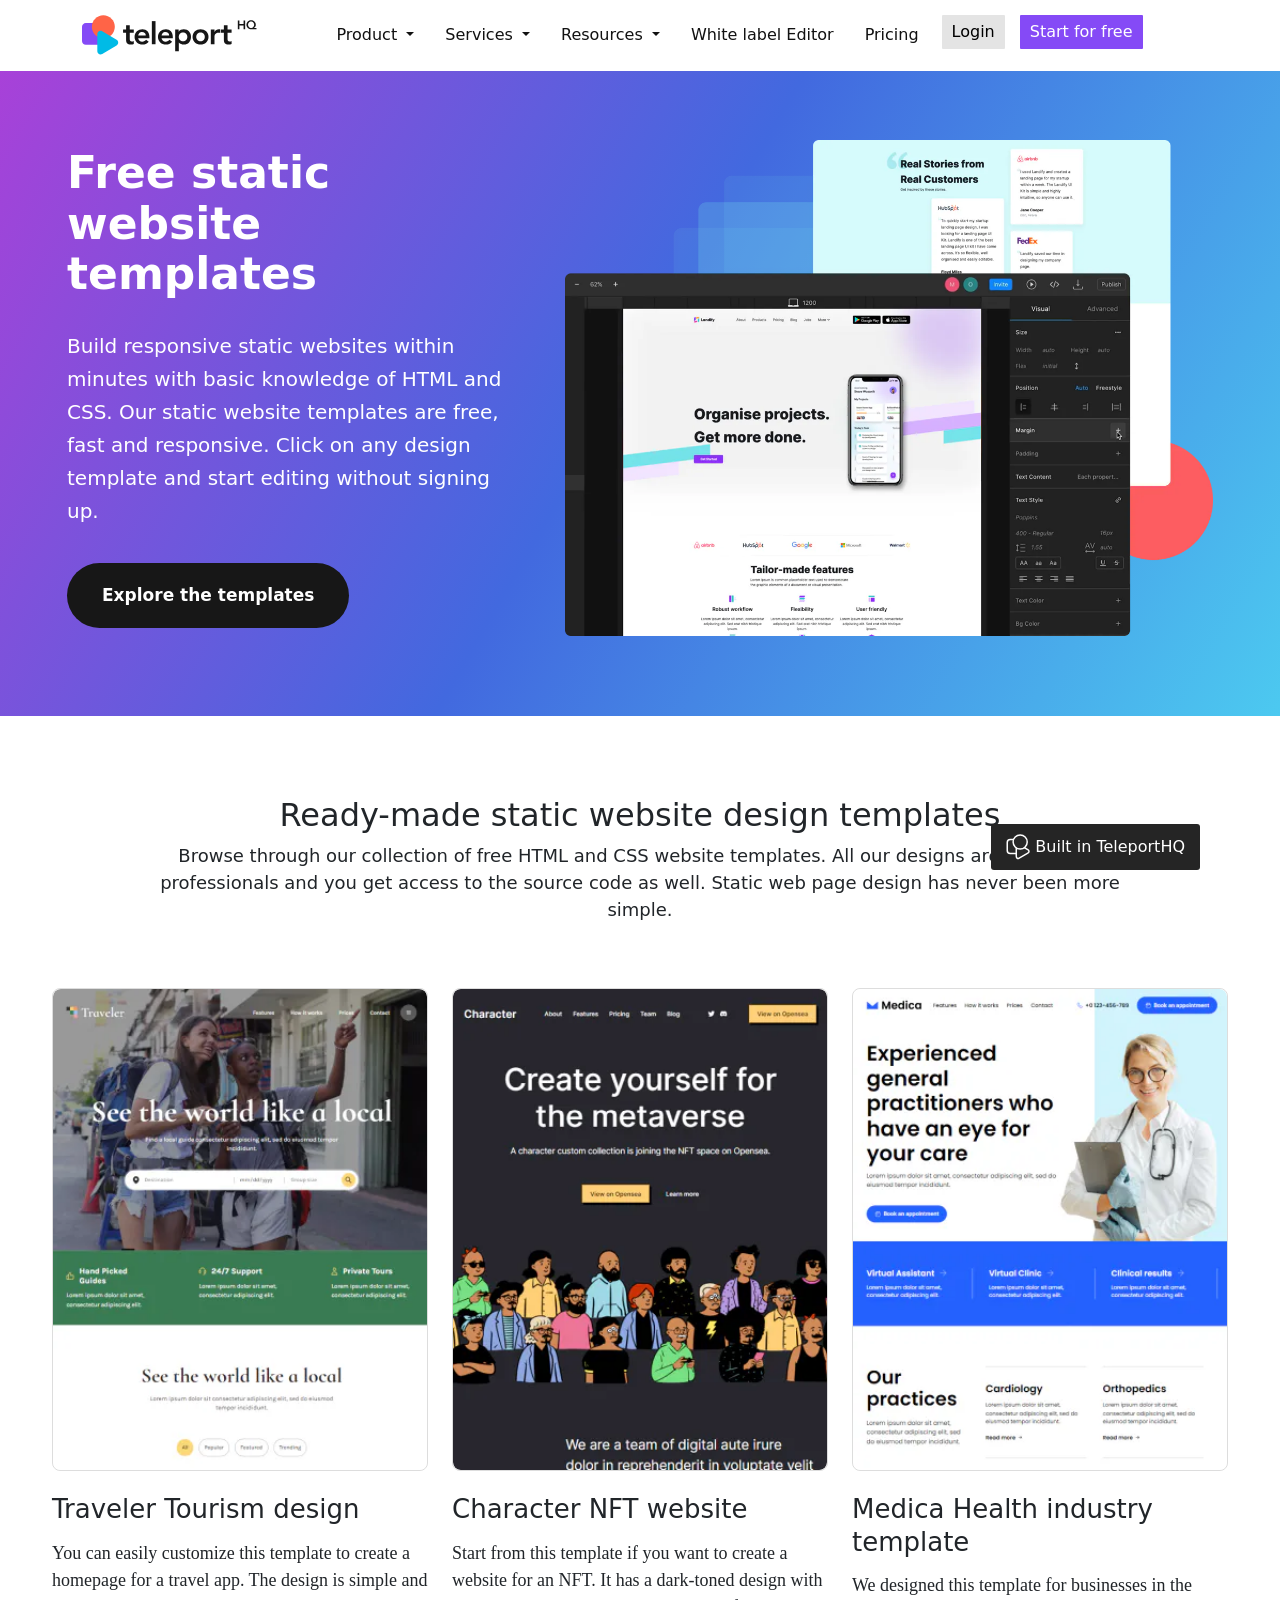
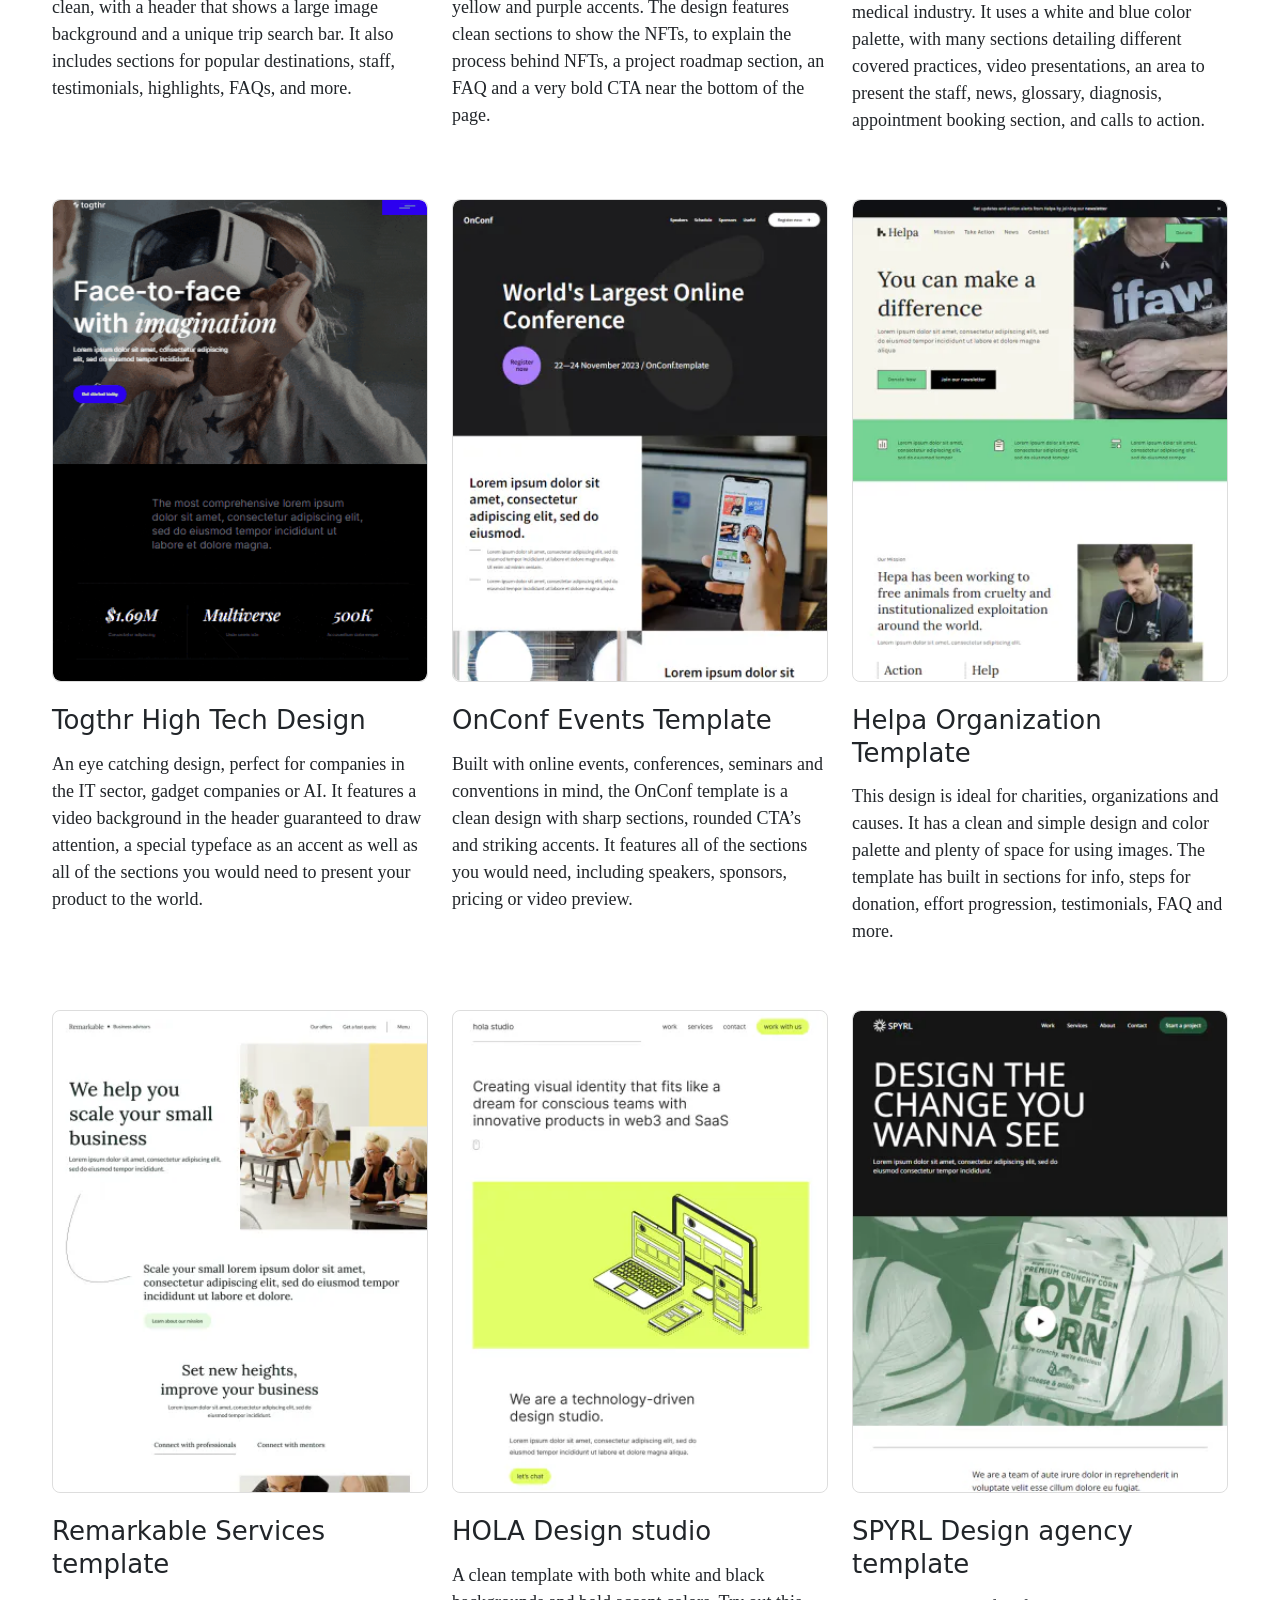
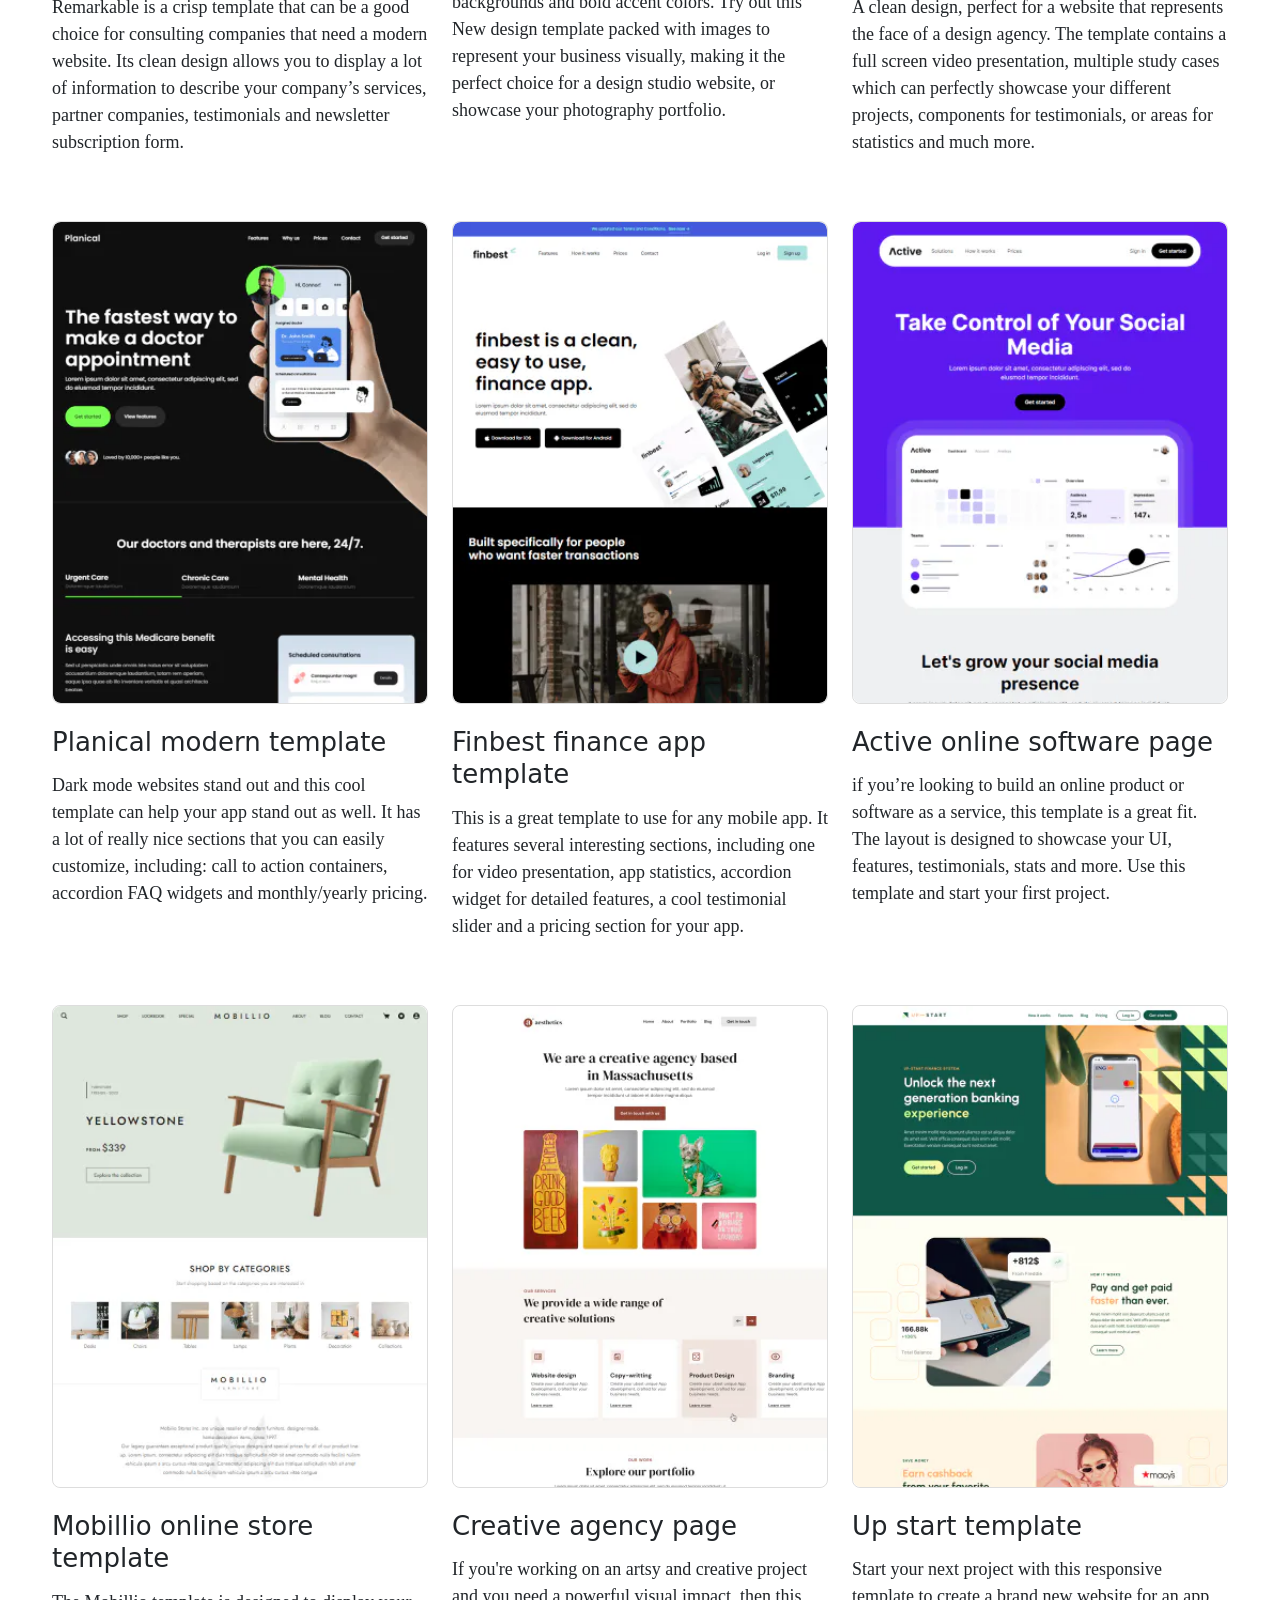
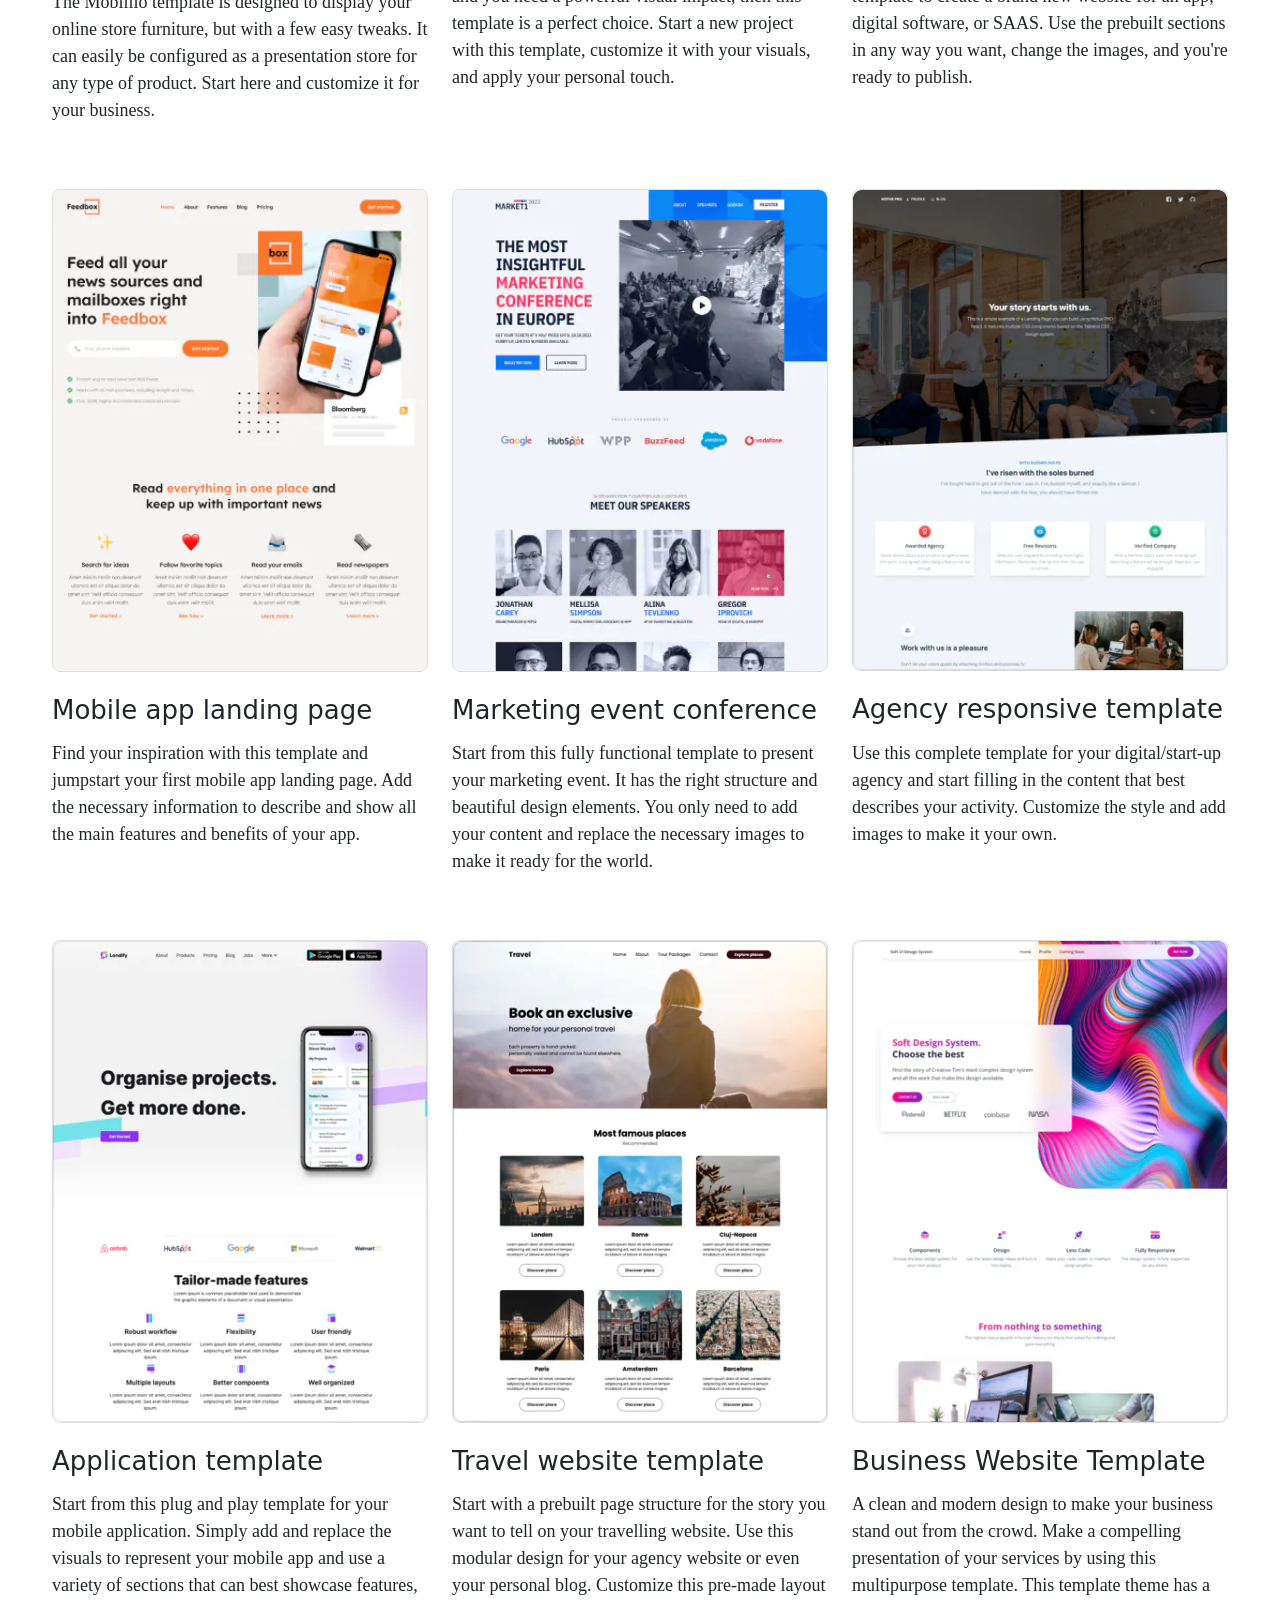
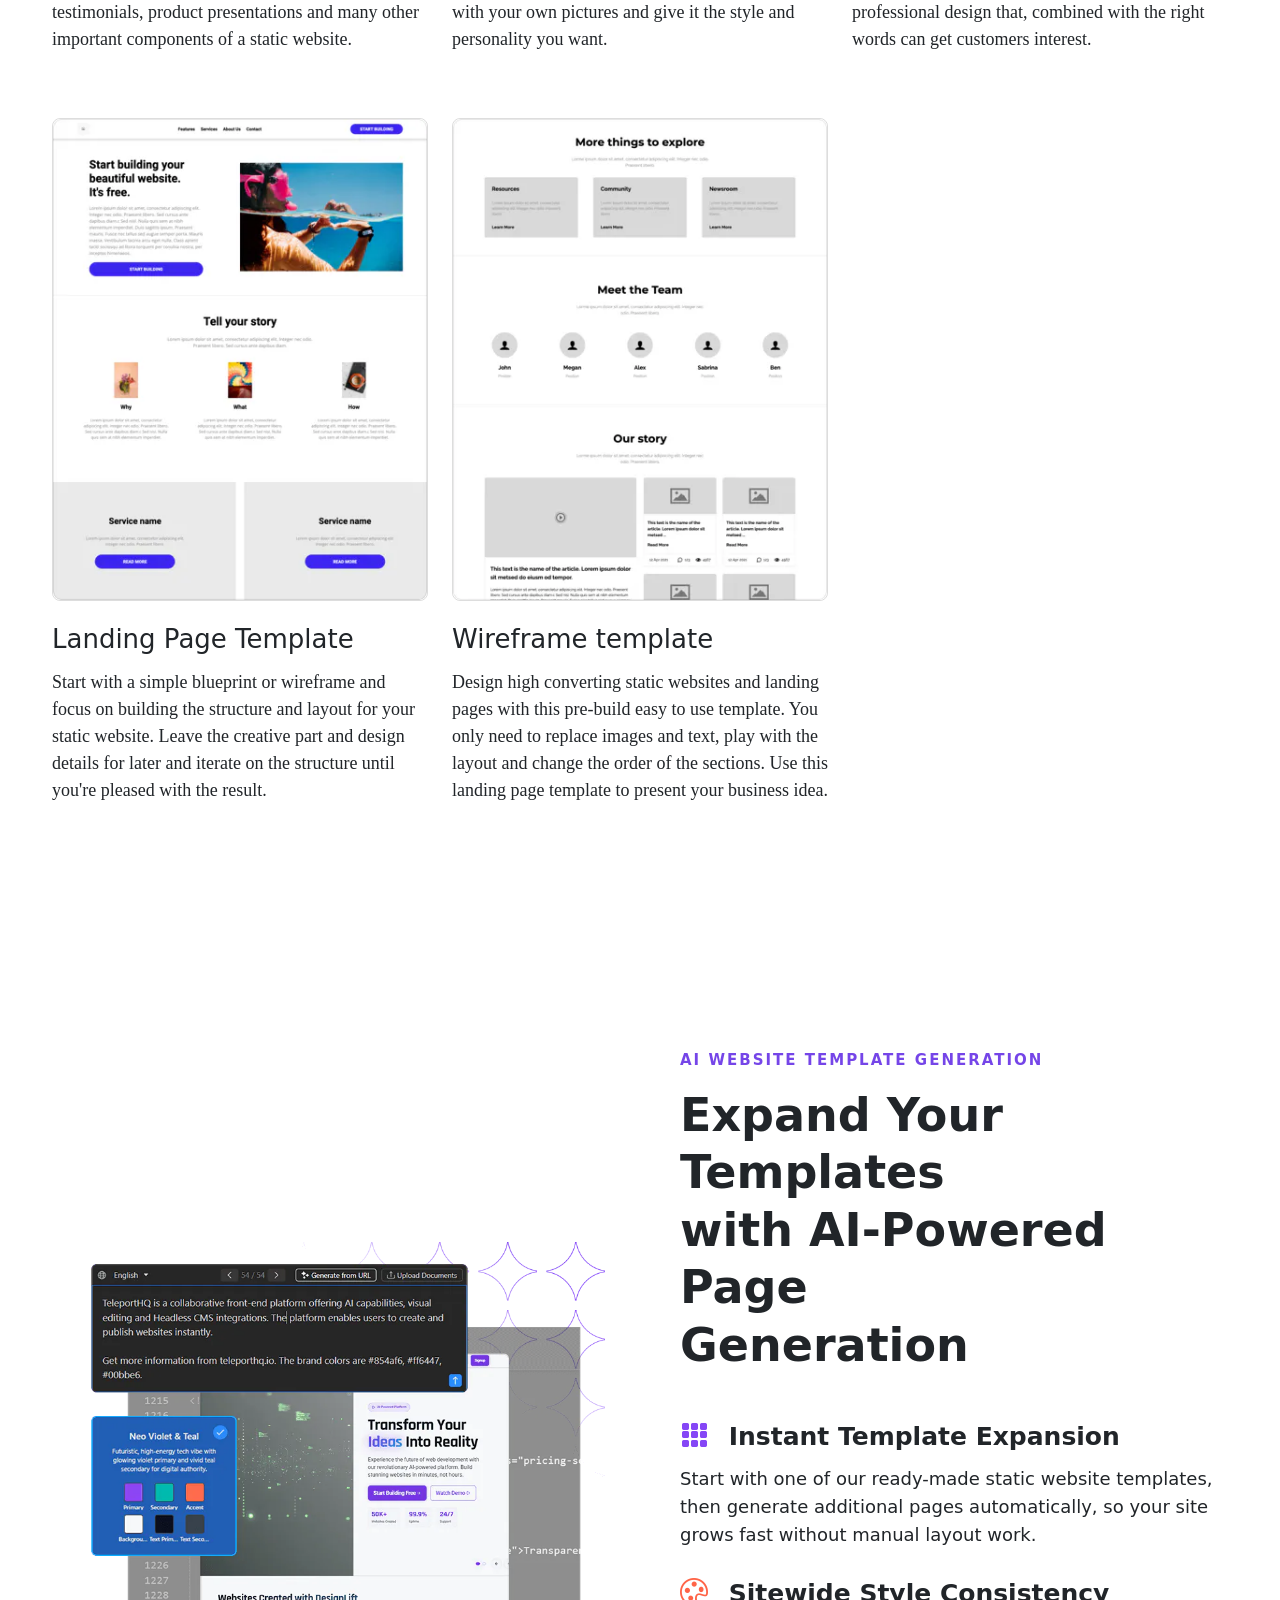
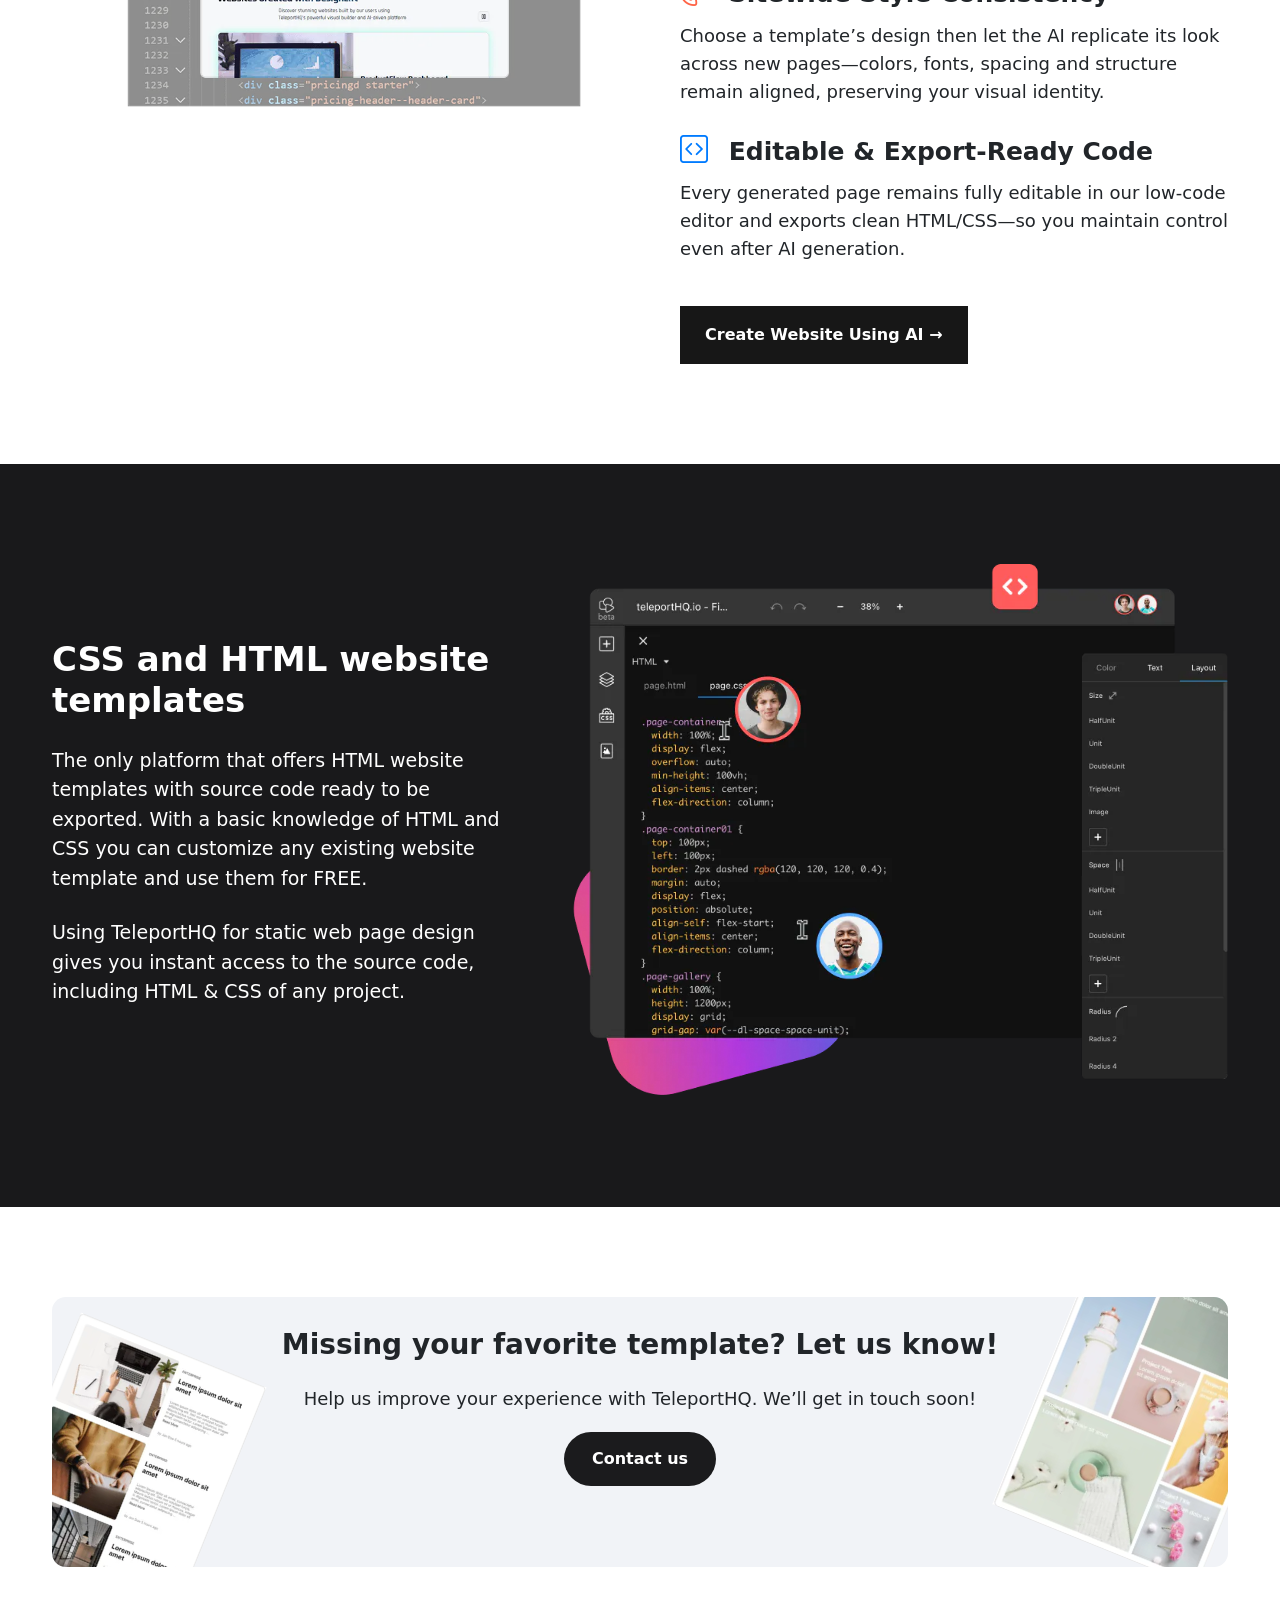
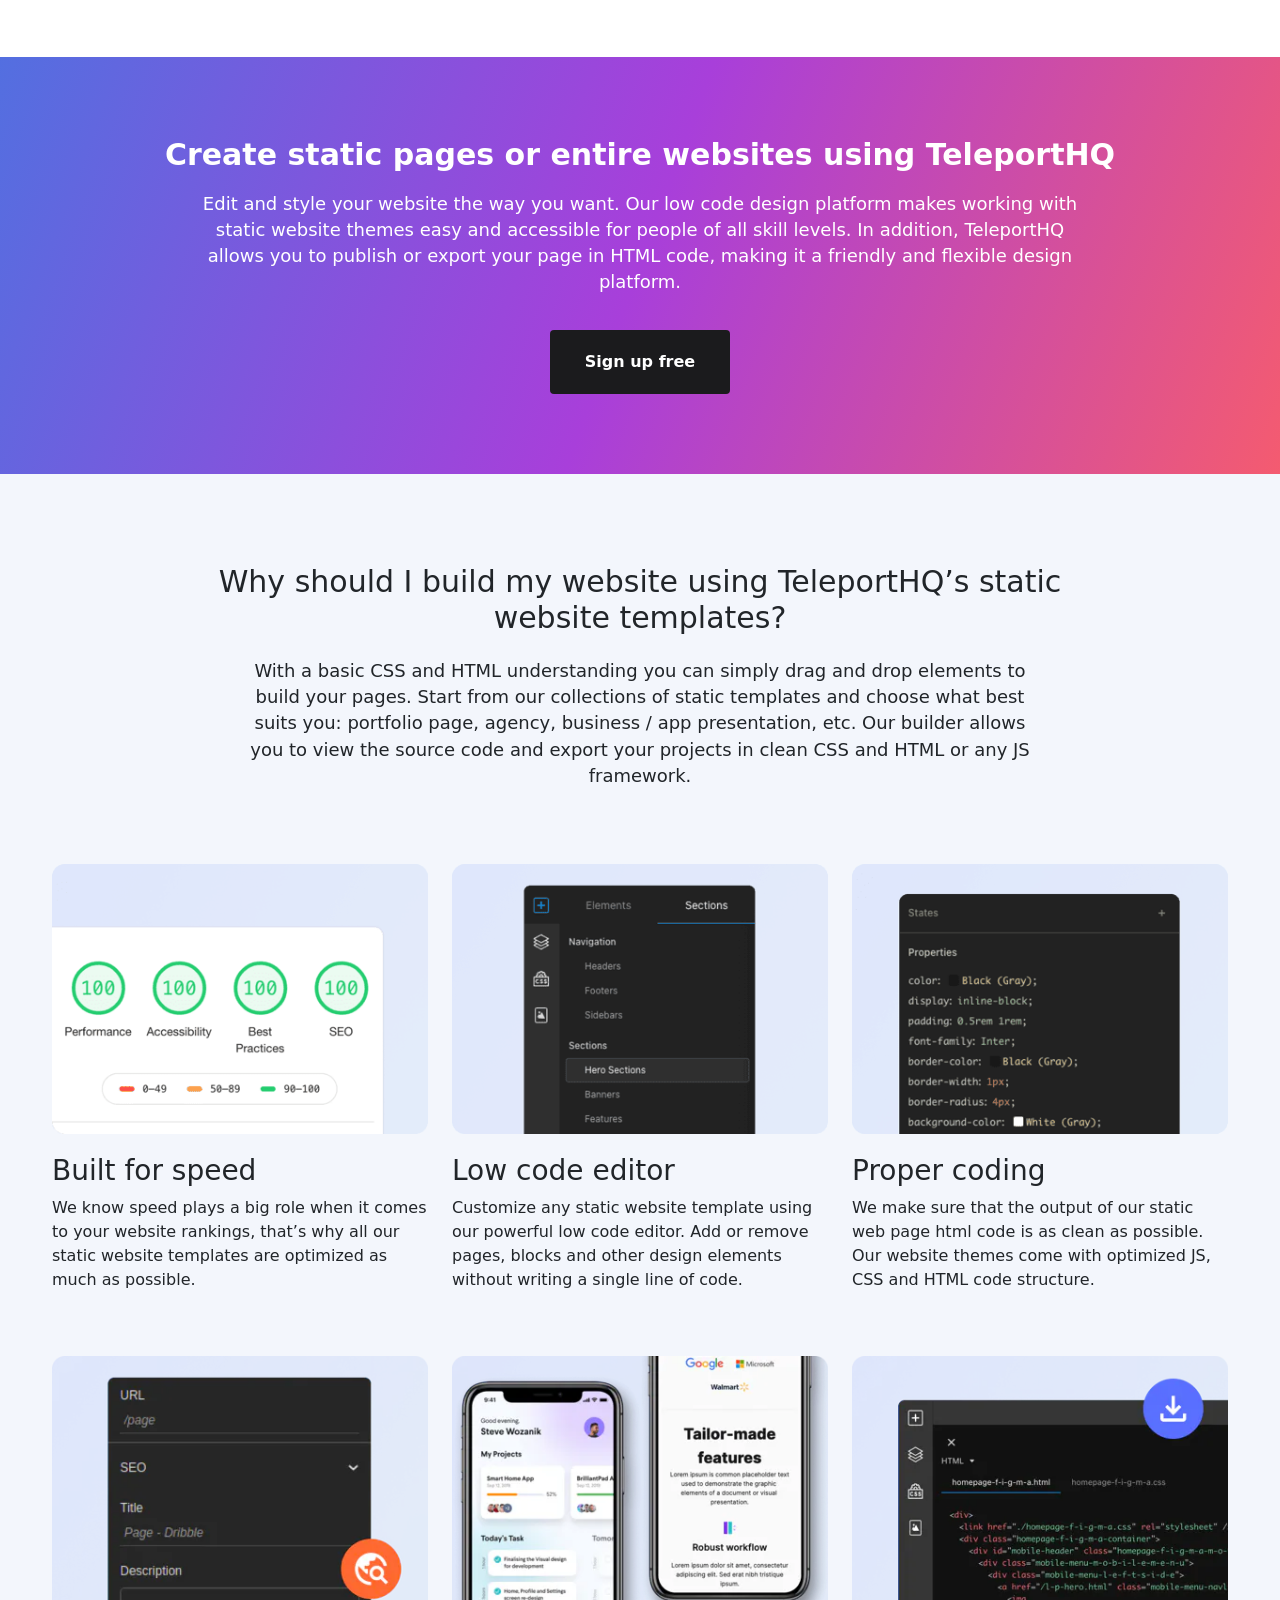
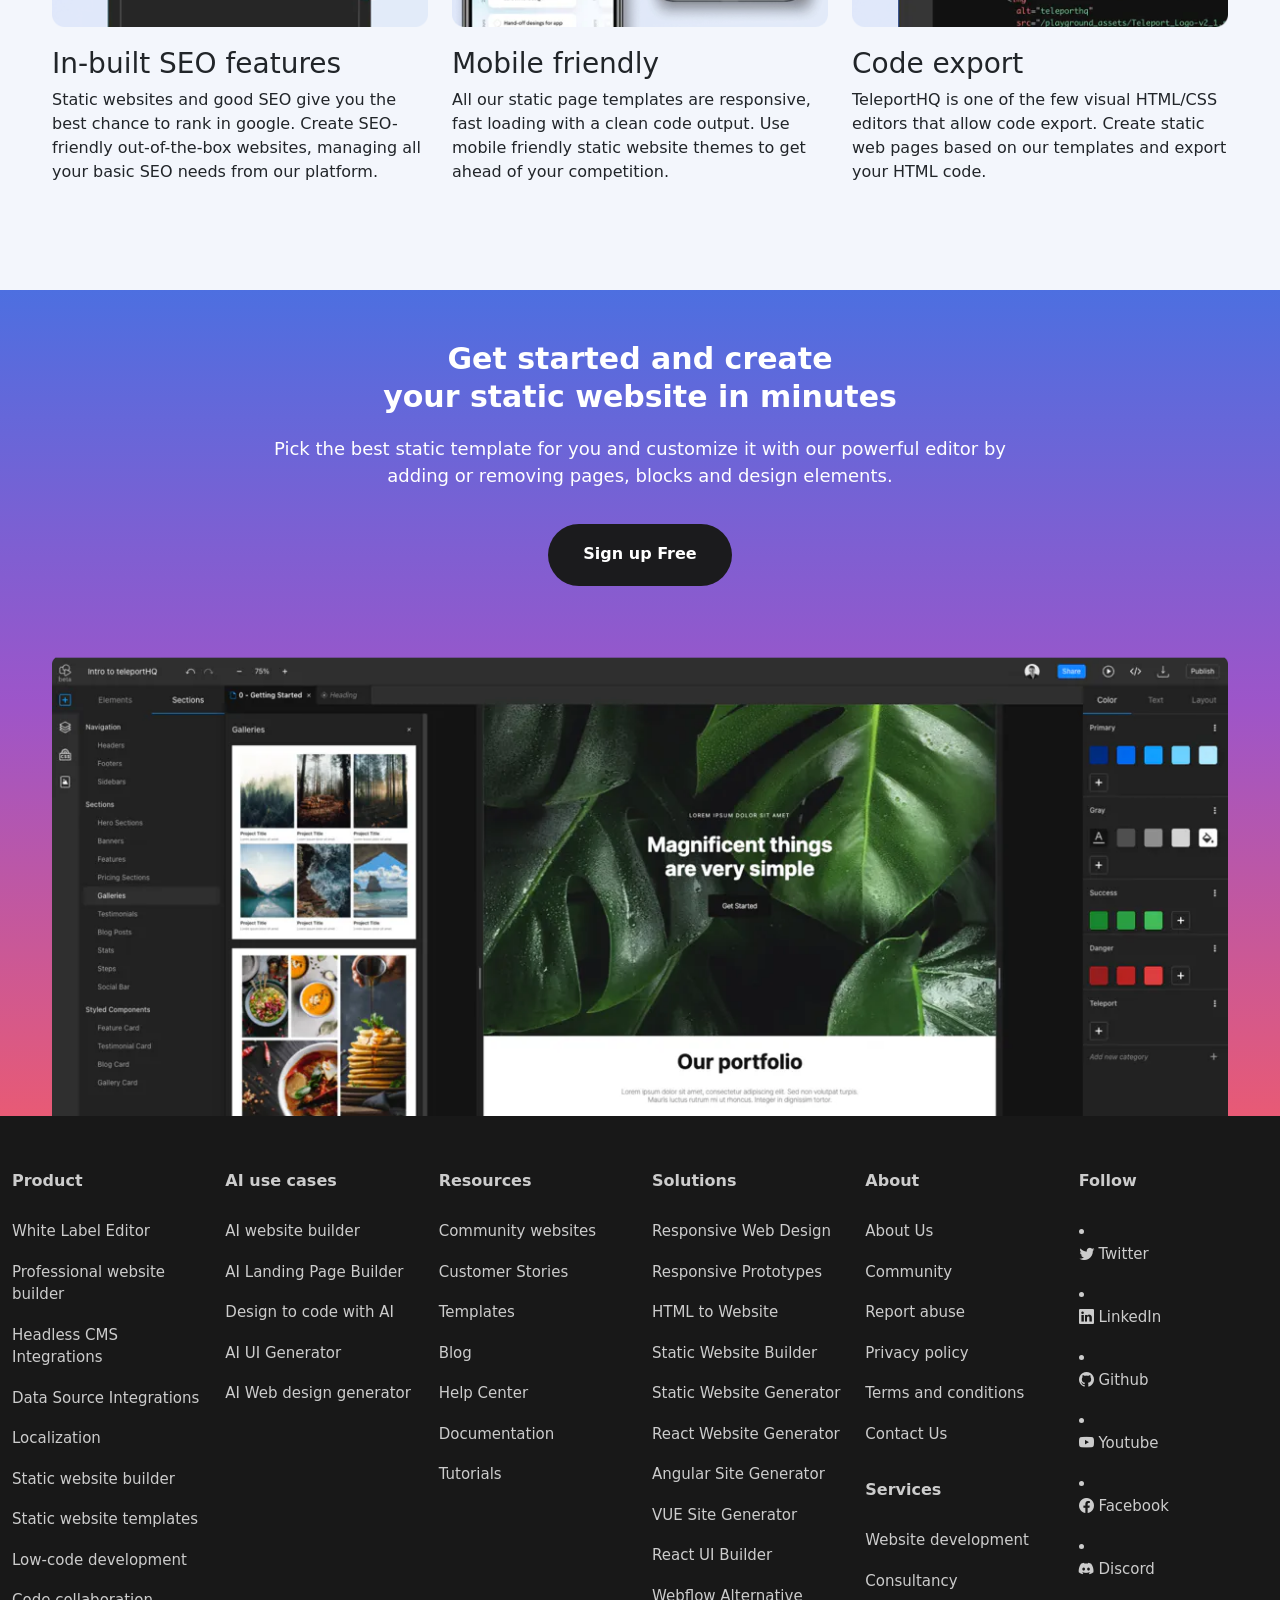
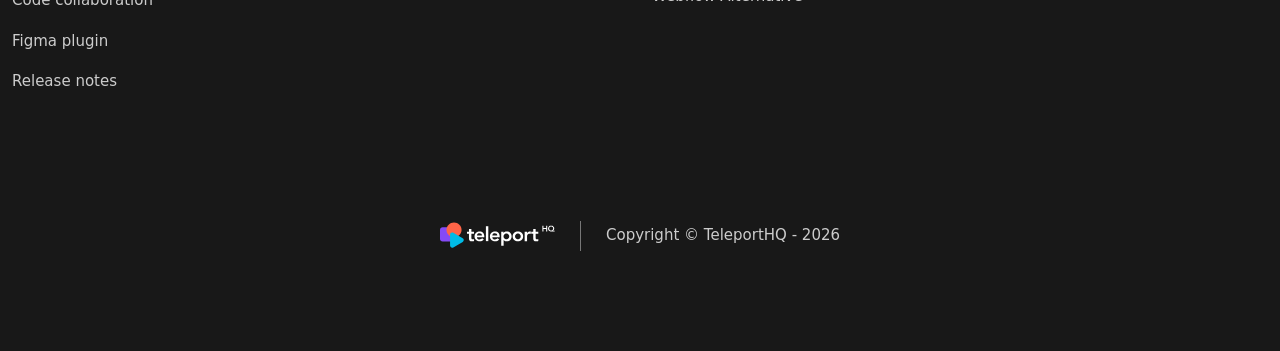
<file: index.html>
<!DOCTYPE html>
<html lang="en">

<head>
    <meta charset="UTF-8">
    <meta name="viewport" content="width=device-width, initial-scale=1.0">
    <title>Teleport website</title>
    <link rel="stylesheet" href="style.css">
    <link rel="stylesheet" href="https://cdn.jsdelivr.net/npm/bootstrap-icons@1.11.3/font/bootstrap-icons.min.css">
    <link href="https://cdn.jsdelivr.net/npm/bootstrap@5.0.2/dist/css/bootstrap.min.css" rel="stylesheet"
        integrity="sha384-EVSTQN3/azprG1Anm3QDgpJLIm9Nao0Yz1ztcQTwFspd3yD65VohhpuuCOmLASjC" crossorigin="anonymous">
</head>

<body>

    <!-- navbar -->

    <nav class="navbar navbar-expand-lg navbar-light  bg-white">
        <div class="container">
            <a class="navbar-brand" href="#"><img src="./assets/logo/teleport-logo-dark-text.svg" alt="Logo"></a>
            <button class="navbar-toggler" type="button" data-bs-toggle="collapse"
                data-bs-target="#navbarSupportedContent" aria-controls="navbarSupportedContent" aria-expanded="false"
                aria-label="Toggle navigation">
                <span class="navbar-toggler-icon"></span>
            </button>
            <div class="collapse navbar-collapse" id="navbarSupportedContent">
                <ul class="navbar-nav m-auto mb-2 mb-lg-0">
                    <!-- product dropdown -->
                    <li class="nav-item dropdown">
                        <a class="nav-link dropdown-toggle" href="#" id="productDropdown" role="button"
                            data-bs-toggle="dropdown" aria-expanded="false">
                            Product
                        </a>

                        <ul class="dropdown-menu product-menu" aria-labelledby="productDropdown">

                            <li>
                                <a class="dropdown-item d-flex align-items-start gap-3 py-3 px-4" href="#">
                                    <i class="bi bi-grid-fill"></i>
                                    <span>Professional website builder</span>
                                </a>
                            </li>

                            <li>
                                <a class="dropdown-item d-flex align-items-start gap-3 py-3 px-4" href="#">
                                    <i class="bi bi-card-text"></i>
                                    <span>AI website builder</span>
                                </a>
                            </li>

                            <li>
                                <a class="dropdown-item d-flex align-items-start gap-3 py-3 px-4" href="#">
                                    <i class="bi bi-database-fill"></i>
                                    <span>Data source integrations</span>
                                    <small>New</small>
                                </a>
                            </li>

                            <li>
                                <a class="dropdown-item d-flex align-items-start gap-3 py-3 px-4" href="#">
                                    <i class="bi bi-database"></i>
                                    <span>Headless CMS Integrations</span>
                                </a>
                            </li>

                            <li>
                                <a class="dropdown-item d-flex align-items-start gap-3 py-3 px-4" href="#">
                                    <i class="bi bi-globe2"></i>
                                    <span>Localization</span>
                                </a>
                            </li>

                            <li>
                                <a class="dropdown-item d-flex align-items-start gap-3 py-3 px-4" href="#">
                                    <i class="bi bi-layout-wtf"></i>
                                    <span>Static website templates</span>
                                </a>
                            </li>

                            <li>
                                <a class="dropdown-item d-flex align-items-start gap-3 py-3 px-4" href="#">
                                    <i class="bi bi-file-earmark-code"></i>
                                    <span>Form management system</span>
                                </a>
                            </li>

                            <li>
                                <a class="dropdown-item d-flex align-items-start gap-3 py-3 px-4" href="#">
                                    <i class="bi bi-chat"></i>
                                    <span>SEO toolkit</span>
                                </a>
                            </li>

                            <li>
                                <a class="dropdown-item d-flex align-items-start gap-3 py-3 px-4" href="#">
                                    <i class="bi bi-figma"></i>
                                    <span>Figma plugin</span>
                                </a>
                            </li>

                        </ul>
                    </li>
                    <!-- services dropdown -->
                    <li class="nav-item dropdown">
                        <a class="nav-link dropdown-toggle" href="#" id="servicesDropdown" role="button"
                            data-bs-toggle="dropdown" aria-expanded="false">
                            Services
                        </a>
                        <ul class="dropdown-menu services-menu" aria-labelledby="servicesDropdown">
                            <li><a class="dropdown-item d-flex align-items-start gap-3 py-3 px-4" href="#">
                                    <i class="bi bi-person-plus"></i>
                                    <span>website development</span></a></li>
                            <li><a class="dropdown-item d-flex align-items-start gap-3 py-3 px-4" href="#">
                                    <i class="bi bi-chat-square-text"></i>
                                    <span>consultancy</span></a></li>


                        </ul>
                    </li>

                    <!-- resources dropdown -->
                    <!-- resources dropdown -->
                    <li class="nav-item dropdown">

                        <a class="nav-link dropdown-toggle" href="#" id="resourcesDropdown" role="button"
                            data-bs-toggle="dropdown" aria-expanded="false">
                            Resources
                        </a>

                        <ul class="dropdown-menu resources-menu" aria-labelledby="resourcesDropdown">

                            <!-- Website Showcase -->
                            <li>
                                <a class="dropdown-item d-flex align-items-start gap-3 py-3 px-4" href="#">
                                    <i class="bi bi-display flex-shrink-0"></i>

                                    <div>
                                        <span class="fw-semibold">Website Showcase</span>
                                        <p class="mb-0">
                                            Discover what others have built with TeleportHQ
                                        </p>
                                    </div>
                                </a>
                            </li>

                            <!-- Customer Stories -->
                            <li>
                                <a class="dropdown-item d-flex align-items-start gap-3 py-3 px-4" href="#">
                                    <i class="bi bi-star-fill flex-shrink-0"></i>

                                    <div>
                                        <span class="fw-semibold">Customer Stories</span>
                                        <p class="mb-0">
                                            Read what others are saying about TeleportHQ
                                        </p>
                                    </div>
                                </a>
                            </li>

                            <!-- Templates -->
                            <li>
                                <a class="dropdown-item d-flex align-items-start gap-3 py-3 px-4" href="#">
                                    <i class="bi bi-grid-fill flex-shrink-0"></i>

                                    <div>
                                        <span class="fw-semibold">Templates</span>
                                        <p class="mb-0">
                                            Discover and start from our ready-made template gallery.
                                        </p>
                                    </div>
                                </a>
                            </li>

                            <!-- Blog -->
                            <li>
                                <a class="dropdown-item d-flex align-items-start gap-3 py-3 px-4" href="#">
                                    <i class="bi bi-file-text-fill flex-shrink-0"></i>

                                    <div>
                                        <span class="fw-semibold">Blog</span>
                                        <p class="mb-0">
                                            Read our latest articles on low-code development and more.
                                        </p>
                                    </div>
                                </a>
                            </li>

                            <!-- Help Center -->
                            <li>
                                <a class="dropdown-item d-flex align-items-start gap-3 py-3 px-4" href="#">
                                    <i class="bi bi-life-preserver flex-shrink-0"></i>

                                    <div>
                                        <span class="fw-semibold">Help Center</span>
                                        <p class="mb-0">
                                            Find answers to the most common questions in our help section.
                                        </p>
                                    </div>
                                </a>
                            </li>

                            <!-- Documentation -->
                            <li>
                                <a class="dropdown-item d-flex align-items-start gap-3 py-3 px-4" href="#">
                                    <i class="bi bi-card-text flex-shrink-0"></i>

                                    <div>
                                        <span class="fw-semibold">Documentation</span>
                                        <p class="mb-0">
                                            Read through our documentation and technical knowledge base.
                                        </p>
                                    </div>
                                </a>
                            </li>

                            <!-- Tutorials -->
                            <li>
                                <a class="dropdown-item d-flex align-items-start gap-3 py-3 px-4" href="#">
                                    <i class="bi bi-play-circle flex-shrink-0"></i>

                                    <div>
                                        <span class="fw-semibold">Tutorials</span>
                                        <p class="mb-0">
                                            Learn how to build and design with TeleportHQ.
                                        </p>
                                    </div>
                                </a>
                            </li>

                        </ul>

                    </li>
                    <li class="nav-item">
                        <a class="nav-link" href="#">White label Editor</a>
                    </li>
                    <li class="nav-item">
                        <a class="nav-link" href="#">Pricing</a>
                    </li>


                    <li class="nav-item"> <button type="button" class="button-gray">Login</button></li>
                    <li class="nav-item"><button type="button" class="button-voilet">Start for free</button></li>

                </ul>



            </div>
        </div>
    </nav>


    <!-- banner section -->

    <section id="banner">
        <div class="container">
            <div class="row align-items-center gx-5">


                <div class="col-lg-5 col-12">

                    <h1 class="heading-text">Free static website templates</h1>

                    <p class="banner-text">
                        Build responsive static websites within minutes with basic
                        knowledge of HTML and CSS. Our static website templates are
                        free, fast and responsive. Click on any design template and
                        start editing without signing up.
                    </p>

                    <button class="explore-btn">
                        Explore the templates
                    </button>

                </div>
                <div class="col-lg-7 col-12">

                    <img src="./assets/banner/hero-image.webp" alt="Static website templates">

                </div>

            </div>
        </div>
    </section>

    <!-- Templates Section -->

    <section class="templates">
        <div class="container">

            <div class="row">

                <div class="col-12 text-center">

                    <h2>Ready-made static website design templates</h2>

                    <p>
                        Browse through our collection of free HTML and CSS website
                        templates. All our designs are created by professionals and
                        you get access to the source code as well. Static web page
                        design has never been more simple.
                    </p>

                </div>

            </div>
            <!-- first card -->
            <div class="row gx-4">

                <div class="col-lg-4 col-md-6 col-12">
                    <div class="template-card">
                        <div class="template-image">
                            <img src="./assets/banner/traveler-page-400w.webp" alt="Traveler">
                            <button class="template-hover-btn">Start with this template</button>
                        </div>
                        <h2>Traveler Tourism design</h2>
                        <p>
                            You can easily customize this template to create a homepage for a travel app. The design is
                            simple and clean, with a header that shows a large image background and a unique trip search
                            bar. It also includes sections for popular destinations, staff, testimonials, highlights,
                            FAQs, and more.
                        </p>
                    </div>
                </div>


                <div class="col-lg-4 col-md-6 col-12">
                    <div class="template-card">
                        <div class="template-image">
                            <img src="./assets/banner/character-page-400w.webp" alt="Character">
                            <button class="template-hover-btn">Start with this template</button>
                        </div>
                        <h2>Character NFT website</h2>
                        <p>
                            Start from this template if you want to create a website for an NFT. It has a dark-toned
                            design with yellow and purple accents. The design features clean sections to show the NFTs,
                            to explain the process behind NFTs, a project roadmap section, an FAQ and a very bold CTA
                            near the bottom of the page.
                        </p>
                    </div>
                </div>

                <div class="col-lg-4 col-md-6 col-12">
                    <div class="template-card">
                        <div class="template-image">
                            <img src="./assets/banner/medica-pag-400w.webp" alt="Medica">
                            <button class="template-hover-btn">Start with this template</button>
                        </div>
                        <h2>Medica Health industry template</h2>
                        <p>
                            We designed this template for businesses in the medical industry. It uses a white and blue
                            color palette, with many sections detailing different covered practices, video
                            presentations, an area to present the staff, news, glossary, diagnosis, appointment booking
                            section, and calls to action.
                        </p>
                    </div>
                </div>

            </div>
            <!-- Next Cards -->
            <div class="row gx-4 next-cards">

                <div class="col-lg-4 col-md-6 col-12">
                    <div class="template-card">
                        <div class="template-image">
                            <img src="assets/banner/togthr-template-400w.gif" alt="Togthr">

                            <button class="template-hover-btn">
                                Start with this template
                            </button>
                        </div>

                        <h2>Togthr High Tech Design</h2>

                        <p>
                            An eye catching design, perfect for companies in the IT sector,
                            gadget companies or AI. It features a video background in the
                            header guaranteed to draw attention, a special typeface as an
                            accent as well as all of the sections you would need to present
                            your product to the world.
                        </p>
                    </div>
                </div>


                <div class="col-lg-4 col-md-6 col-12">
                    <div class="template-card">
                        <div class="template-image">
                            <img src="./assets/banner/onconf-page-400w.webp" alt="OnConf">

                            <button class="template-hover-btn">
                                Start with this template
                            </button>
                        </div>

                        <h2>OnConf Events Template</h2>

                        <p>
                            Built with online events, conferences, seminars and conventions
                            in mind, the OnConf template is a clean design with sharp
                            sections, rounded CTA’s and striking accents. It features all
                            of the sections you would need, including speakers, sponsors,
                            pricing or video preview.
                        </p>
                    </div>
                </div>


                <div class="col-lg-4 col-md-6 col-12">
                    <div class="template-card">
                        <div class="template-image">
                            <img src="./assets/banner/helpa-pag-400w.webp" alt="Helpa">

                            <button class="template-hover-btn">
                                Start with this template
                            </button>
                        </div>

                        <h2>Helpa Organization Template</h2>

                        <p>
                            This design is ideal for charities, organizations and causes.
                            It has a clean and simple design and color palette and plenty
                            of space for using images. The template has built in sections
                            for info, steps for donation, effort progression, testimonials,
                            FAQ and more.
                        </p>
                    </div>
                </div>

            </div>
            <!-- next cards -->
            <div class="row gx-4 next-cards">

                <div class="col-lg-4 col-md-6 col-12">
                    <div class="template-card">
                        <div class="template-image">
                            <img src="./assets/banner/remarkable-400w.webp" alt="Remarkable">

                            <button class="template-hover-btn">
                                Start with this template
                            </button>
                        </div>

                        <h2>Remarkable Services template</h2>

                        <p>
                            Remarkable is a crisp template that can be a good choice for consulting companies that need
                            a modern website. Its clean design allows you to display a lot of information to describe
                            your company’s services, partner companies, testimonials and newsletter subscription form.
                        </p>
                    </div>
                </div>


                <div class="col-lg-4 col-md-6 col-12">
                    <div class="template-card">
                        <div class="template-image">
                            <img src="./assets/banner/hola-400w.webp" alt="Hola">

                            <button class="template-hover-btn">
                                Start with this template
                            </button>
                        </div>

                        <h2>HOLA Design studio
                        </h2>

                        <p>
                            A clean template with both white and black backgrounds and bold accent colors. Try out this
                            New design template packed with images to represent your business visually, making it the
                            perfect choice for a design studio website, or showcase your photography portfolio.

                        </p>
                    </div>
                </div>


                <div class="col-lg-4 col-md-6 col-12">
                    <div class="template-card">
                        <div class="template-image">
                            <img src="./assets/banner/spyrl-400w.webp" alt="Spyrl">

                            <button class="template-hover-btn">
                                Start with this template
                            </button>
                        </div>

                        <h2>SPYRL Design agency template</h2>

                        <p>
                            A clean design, perfect for a website that represents the face of a design agency. The
                            template contains a full screen video presentation, multiple study cases which can perfectly
                            showcase your different projects, components for testimonials, or areas for statistics and
                            much more.
                        </p>
                    </div>
                </div>

            </div>
            <!-- next card -->
            <div class="row gx-4 next-cards">

                <div class="col-lg-4 col-md-6 col-12">
                    <div class="template-card">
                        <div class="template-image">
                            <img src="./assets/banner/planical-template-400w.webp" alt="Planical">

                            <button class="template-hover-btn">
                                Start with this template
                            </button>
                        </div>

                        <h2>Planical modern template</h2>

                        <p>
                            Dark mode websites stand out and this cool template can help your app stand out as well. It
                            has a lot of really nice sections that you can easily customize, including: call to action
                            containers, accordion FAQ widgets and monthly/yearly pricing.
                        </p>
                    </div>
                </div>


                <div class="col-lg-4 col-md-6 col-12">
                    <div class="template-card">
                        <div class="template-image">
                            <img src="./assets/banner/finbest-template-400w.webp" alt="Finbest">

                            <button class="template-hover-btn">
                                Start with this template
                            </button>
                        </div>

                        <h2>Finbest finance app template</h2>

                        <p>This is a great template to use for any mobile app. It features several interesting sections,
                            including one for video presentation, app statistics, accordion widget for detailed
                            features, a cool testimonial slider and a pricing section for your app.

                        </p>
                    </div>
                </div>


                <div class="col-lg-4 col-md-6 col-12">
                    <div class="template-card">
                        <div class="template-image">
                            <img src="./assets/banner/active-online-software-template-400w.webp "
                                alt="Active online software">

                            <button class="template-hover-btn">
                                Start with this template
                            </button>
                        </div>

                        <h2>Active online software page</h2>

                        <p>
                            if you’re looking to build an online product or software as a service, this template is a
                            great fit. The layout is designed to showcase your UI, features, testimonials, stats and
                            more. Use this template and start your first project.
                        </p>
                    </div>
                </div>

            </div>
            <!--  next card-->
            <div class="row gx-4 next-cards">

                <div class="col-lg-4 col-md-6 col-12">
                    <div class="template-card">
                        <div class="template-image">
                            <img src="./assets/banner/mobillio-online-store-400w.webp" alt="Mobillio">

                            <button class="template-hover-btn">
                                Start with this template
                            </button>
                        </div>

                        <h2>Mobillio online store template</h2>

                        <p>The Mobillio template is designed to display your online store furniture, but with a few easy
                            tweaks. It can easily be configured as a presentation store for any type of product. Start
                            here and customize it for your business.</p>
                    </div>
                </div>


                <div class="col-lg-4 col-md-6 col-12">
                    <div class="template-card">
                        <div class="template-image">
                            <img src="./assets/banner/templates-aesthetic-400w.webp " alt="Aesthetic Templates">

                            <button class="template-hover-btn">
                                Start with this template
                            </button>
                        </div>

                        <h2>Creative agency page</h2>

                        <p>If you're working on an artsy and creative project and you need a powerful visual impact,
                            then this template is a perfect choice. Start a new project with this template, customize it
                            with your visuals, and apply your personal touch.</p>
                    </div>
                </div>


                <div class="col-lg-4 col-md-6 col-12">
                    <div class="template-card">
                        <div class="template-image">
                            <img src="./assets/banner/-up-start-400w.webp" alt="Up Start">

                            <button class="template-hover-btn">
                                Start with this template
                            </button>
                        </div>

                        <h2>Up start template
                        </h2>

                        <p>Start your next project with this responsive template to create a brand new website for an
                            app, digital software, or SAAS. Use the prebuilt sections in any way you want, change the
                            images, and you're ready to publish.</p>
                    </div>
                </div>

            </div>
            <!-- next card -->
            <div class="row gx-4 next-cards">

                <div class="col-lg-4 col-md-6 col-12">
                    <div class="template-card">
                        <div class="template-image">
                            <img src="./assets/banner/mobile-landing.webp" alt="Mobile App Landing Page">

                            <button class="template-hover-btn">
                                Start with this template
                            </button>
                        </div>

                        <h2>Mobile app landing page</h2>

                        <p>Find your inspiration with this template and jumpstart your first mobile app landing page.
                            Add the necessary information to describe and show all the main features and benefits of
                            your app.</p>
                    </div>
                </div>


                <div class="col-lg-4 col-md-6 col-12">
                    <div class="template-card">
                        <div class="template-image">
                            <img src="./assets/banner/marketing.webp" alt="Marketing">

                            <button class="template-hover-btn">
                                Start with this template
                            </button>
                        </div>

                        <h2>Marketing event conference</h2>

                        <p>Start from this fully functional template to present your marketing event. It has the right
                            structure and beautiful design elements. You only need to add your content and replace the
                            necessary images to make it ready for the world.</p>
                    </div>
                </div>


                <div class="col-lg-4 col-md-6 col-12">
                    <div class="template-card">
                        <div class="template-image">
                            <img src="./assets/banner/template1-400w.webp" alt="Template1">

                            <button class="template-hover-btn">
                                Start with this template
                            </button>
                        </div>

                        <h2>Agency responsive template</h2>

                        <p>Use this complete template for your digital/start-up agency and start filling in the content
                            that best describes your activity. Customize the style and add images to make it your own.
                        </p>
                    </div>
                </div>

            </div>
            <!-- next cards -->
            <div class="row gx-4 next-cards">

                <div class="col-lg-4 col-md-6 col-12">
                    <div class="template-card">
                        <div class="template-image">
                            <img src="./assets/banner/template2-400w.webp" alt="Template2">

                            <button class="template-hover-btn">
                                Start with this template
                            </button>
                        </div>

                        <h2>Application template
                        </h2>

                        <p>Start from this plug and play template for your mobile application. Simply add and replace
                            the visuals to represent your mobile app and use a variety of sections that can best
                            showcase features, testimonials, product presentations and many other important components
                            of a static website.</p>
                    </div>
                </div>


                <div class="col-lg-4 col-md-6 col-12">
                    <div class="template-card">
                        <div class="template-image">
                            <img src="./assets/banner/travel.webp" alt="Travel">

                            <button class="template-hover-btn">
                                Start with this template
                            </button>
                        </div>

                        <h2>Travel website template</h2>

                        <p>Start with a prebuilt page structure for the story you want to tell on your travelling
                            website. Use this modular design for your agency website or even your personal blog.
                            Customize this pre-made layout with your own pictures and give it the style and personality
                            you want.</p>
                    </div>
                </div>


                <div class="col-lg-4 col-md-6 col-12">
                    <div class="template-card">
                        <div class="template-image">
                            <img src="./assets/banner/business.webp" alt="Business">

                            <button class="template-hover-btn">
                                Start with this template
                            </button>
                        </div>

                        <h2>Business Website Template</h2>

                        <p>A clean and modern design to make your business stand out from the crowd. Make a compelling
                            presentation of your services by using this multipurpose template. This template theme has a
                            professional design that, combined with the right words can get customers interest.</p>
                    </div>
                </div>

            </div>
            <!-- next card -->
            <div class="row gx-4 next-cards">

                <div class="col-lg-4 col-md-6 col-12">
                    <div class="template-card">
                        <div class="template-image">
                            <img src="./assets/banner/template5-400w.webp" alt="Template2">

                            <button class="template-hover-btn">
                                Start with this template
                            </button>
                        </div>

                        <h2>Landing Page Template
                        </h2>

                        <p>Start with a simple blueprint or wireframe and focus on building the structure and layout for
                            your static website. Leave the creative part and design details for later and iterate on the
                            structure until you're pleased with the result.</p>
                    </div>
                </div>


                <div class="col-lg-4 col-md-6 col-12">
                    <div class="template-card">
                        <div class="template-image">
                            <img src="./assets/banner/template6-400w.webp" alt="Travel">

                            <button class="template-hover-btn">
                                Start with this template
                            </button>
                        </div>

                        <h2>Wireframe template</h2>

                        <p>Design high converting static websites and landing pages with this pre-build easy to use
                            template. You only need to replace images and text, play with the layout and change the
                            order of the sections. Use this landing page template to present your business idea.
                        </p>
                    </div>
                </div>


                <div class="col-lg-4 col-md-6 col-12">
                    <!-- <div class="template-card">
                        <div class="template-image">
                            <img src="./assets/banner/business.webp" alt="Business">

                            <button class="template-hover-btn">
                                Start with this template
                            </button>
                        </div>

                        <h2>Business Website Template</h2>

                        <p>A clean and modern design to make your business stand out from the crowd. Make a compelling
                            presentation of your services by using this multipurpose template. This template theme has a
                            professional design that, combined with the right words can get customers interest.</p>
                    </div> -->
                </div>

            </div>


        </div>
    </section>
    <!-- ai templates section -->
    <section class="ai-template-section">
        <div class="container">
            <div class="row align-items-center gx-5">

                <div class="col-lg-6 col-12">
                    <img src="./assets/banner/9-speed-1300w.webp" alt="AI Templates">
                </div>

                <div class="col-lg-6 col-12">

                    <p>AI WEBSITE TEMPLATE GENERATION</p>

                    <h1>
                        Expand Your Templates<br>
                        with AI-Powered Page<br>
                        Generation
                    </h1>

                    <div class="feature-item">

                        <h2>
                            <i class="bi bi-grid-3x3-gap-fill"></i>
                            Instant Template Expansion
                        </h2>

                        <p>
                            Start with one of our ready-made static website templates,
                            then generate additional pages automatically, so your site
                            grows fast without manual layout work.
                        </p>

                    </div>

                    <div class="feature-item">

                        <h2>
                            <i class="bi bi-palette"></i>
                            Sitewide Style Consistency
                        </h2>

                        <p>
                            Choose a template’s design then let the AI replicate its look
                            across new pages—colors, fonts, spacing and structure remain
                            aligned, preserving your visual identity.
                        </p>

                    </div>

                    <div class="feature-item">

                        <h2>

                            <i class="bi bi-code-square"></i>
                            Editable & Export-Ready Code
                        </h2>

                        <p>
                            Every generated page remains fully editable in our low-code
                            editor and exports clean HTML/CSS—so you maintain control
                            even after AI generation.
                        </p>

                    </div>

                    <button>Create Website Using AI →</button>

                </div>

            </div>
        </div>
    </section>

    <!-- HTML & CSS Templates Section -->

    <section class="html-css-section">
        <div class="container">
            <div class="row align-items-center gx-5">

                <!-- Left Content -->
                <div class="col-lg-5 col-12">

                    <h2>CSS and HTML website templates</h2>

                    <p>
                        The only platform that offers HTML website templates with
                        source code ready to be exported. With a basic knowledge of
                        HTML and CSS you can customize any existing website template
                        and use them for FREE.
                    </p>

                    <p>
                        Using TeleportHQ for static web page design gives you instant
                        access to the source code, including HTML & CSS of any project.
                    </p>

                </div>

                <!-- Right Image -->
                <div class="col-lg-7 col-12">

                    <img src="assets/banner/free_lowcode-banner2 [2]-1200w.webp" alt="HTML CSS website templates">

                </div>

            </div>
        </div>
    </section>
    <!-- contact us section -->
    <section class="contact-template">
        <div class="container">
            <div class="contact-box">
                <div class="contact-side left-image">
                    <img src="./assets/banner/s1.webp" alt="    Contact us">
                </div>

                <div class="contact-content">
                    <h2>Missing your favorite template? Let us know!</h2>

                    <p>
                        Help us improve your experience with TeleportHQ. We’ll get in touch soon!
                    </p>

                    <!-- <button>Contact us</button> -->
                    <a href="contact.html" class="btn contact-btn">Contact us</a>
                </div>
                <div class="contact-side right-image">
                    <img src="./assets/banner/s2.webp" alt="Contact us">
                </div>

            </div>
        </div>
    </section>

    <!-- Static Pages Section -->
    <section class="static-pages-section">
        <div class="container text-center">

            <h2>Create static pages or entire websites using TeleportHQ</h2>

            <p>
                Edit and style your website the way you want. Our low code design platform makes working
                with static website themes easy and accessible for people of all skill levels. In addition,
                TeleportHQ allows you to publish or export your page in HTML code, making it a friendly and
                flexible design platform.
            </p>

            <button>Sign up free</button>

        </div>
    </section>
    <!-- why section -->
    <section class="why-section">
        <div class="container text-center">

            <h2>
                Why should I build my website using TeleportHQ’s static website templates?
            </h2>

            <p>
                With a basic CSS and HTML understanding you can simply drag and drop
                elements to build your pages. Start from our collections of static templates
                and choose what best suits you: portfolio page, agency, business / app
                presentation, etc. Our builder allows you to view the source code and export
                your projects in clean CSS and HTML or any JS framework.
            </p>

            <div class="row gx-4">

                <div class="col-lg-4">
                    <div class="why-card">
                        <img src="./assets/banner/feature1.webp" alt="Built for speed">
                        <h3>Built for speed</h3>
                        <p>
                            We know speed plays a big role when it comes to your website rankings,
                            that’s why all our static website templates are optimized as much as possible.
                        </p>
                    </div>
                </div>

                <div class="col-lg-4">
                    <div class="why-card">
                        <img src="./assets/banner/feature2.webp" alt="Low code editor">
                        <h3>Low code editor</h3>
                        <p>
                            Customize any static website template using our powerful low code editor.
                            Add or remove pages, blocks and other design elements without writing a single line of code.
                        </p>
                    </div>
                </div>

                <div class="col-lg-4">
                    <div class="why-card">
                        <img src="./assets/banner/feature 3.webp" alt="Proper coding">
                        <h3>Proper coding</h3>
                        <p>
                            We make sure that the output of our static web page html code is as clean as possible.
                            Our website themes come with optimized JS, CSS and HTML code structure.
                        </p>
                    </div>
                </div>

            </div>
            <div class="row gx-4 mt-5">

                <div class="col-lg-4 col-md-6 col-12">
                    <div class="why-card">
                        <img src="./assets/banner/feature 4.webp" alt="In-built SEO features">
                        <h3>In-built SEO features</h3>
                        <p>
                            Static websites and good SEO give you the best chance to rank in google.
                            Create SEO-friendly out-of-the-box websites, managing all your basic SEO needs from our
                            platform.
                        </p>
                    </div>
                </div>

                <div class="col-lg-4 col-md-6 col-12">
                    <div class="why-card">
                        <img src="./assets/banner/feature 5.webp" alt="Mobile friendly">
                        <h3>Mobile friendly</h3>
                        <p>
                            All our static page templates are responsive, fast loading with a clean code output.
                            Use mobile friendly static website themes to get ahead of your competition.
                        </p>
                    </div>
                </div>

                <div class="col-lg-4 col-md-6 col-12">
                    <div class="why-card">
                        <img src="./assets/banner/feature 6.webp" alt="Code export">
                        <h3>Code export</h3>
                        <p>
                            TeleportHQ is one of the few visual HTML/CSS editors that allow code export.
                            Create static web pages based on our templates and export your HTML code.
                        </p>
                    </div>
                </div>

            </div>

        </div>
    </section>
    <!-- nextpage -->
    <section class="get-started-section">
        <div class="container text-center">

            <h2>Get started and create<br>your static website in minutes</h2>

            <p>
                Pick the best static template for you and customize it with our powerful
                editor by adding or removing pages, blocks and design elements.
            </p>

            <button>Sign up Free</button>

            <div class="get-started-image">
                <img src="./assets/banner/bottombkg-1200w.webp" alt="Get started">
            </div>

        </div>
    </section>
    <!-- footer -->
    <footer class="main-footer">
        <div class="container">
            <div class="row">

                <div class=" col-lg-2 col-md-4 col-12 footer-column">
                    <h4>Product</h4>
                    <p>White Label Editor</p>
                    <p>Professional website builder</p>
                    <p>Headless CMS Integrations</p>
                    <p>Data Source Integrations</p>
                    <p>Localization</p>
                    <p>Static website builder</p>
                    <p>Static website templates</p>
                    <p>Low-code development</p>
                    <p>Code collaboration</p>
                    <p>Figma plugin</p>
                    <p>Release notes</p>
                </div>

                <div class="col-lg-2 col-md-4 col-12 footer-column">
                    <h4>AI use cases</h4>
                    <p>AI website builder</p>
                    <p>AI Landing Page Builder</p>
                    <p>Design to code with AI</p>
                    <p>AI UI Generator</p>
                    <p>AI Web design generator</p>
                </div>

                <div class="col-lg-2 col-md-4 col-12 footer-column">
                    <h4>Resources</h4>
                    <p>Community websites</p>
                    <p>Customer Stories</p>
                    <p>Templates</p>
                    <p>Blog</p>
                    <p>Help Center</p>
                    <p>Documentation</p>
                    <p>Tutorials</p>
                </div>

                <div class="col-lg-2 col-md-4 col-12 footer-column">
                    <h4>Solutions</h4>
                    <p>Responsive Web Design</p>
                    <p>Responsive Prototypes</p>
                    <p>HTML to Website</p>
                    <p>Static Website Builder</p>
                    <p>Static Website Generator</p>
                    <p>React Website Generator</p>
                    <p>Angular Site Generator</p>
                    <p>VUE Site Generator</p>
                    <p>React UI Builder</p>
                    <p>Webflow Alternative</p>
                </div>

                <div class="col-lg-2 col-md-4 col-12 footer-column">
                    <h4>About</h4>
                    <p>About Us</p>
                    <p>Community</p>
                    <p>Report abuse</p>
                    <p>Privacy policy</p>
                    <p>Terms and conditions</p>
                    <p>Contact Us</p>

                    <h4 class="services-title">Services</h4>
                    <p>Website development</p>
                    <p>Consultancy</p>
                </div>

                <div class="col-lg-2 col-md-4 col-12 footer-column">
                    <h4>Follow</h4>

                    <li>
                        <p class="bi bi-twitter">
                            <span>Twitter</span>
                        </p>
                    </li>
                    <li>
                        <p class="bi bi-linkedin">
                            <span>LinkedIn</span>
                        </p>
                    </li>
                    <li>
                        <p class="bi bi-github">
                            <span>Github</span>
                        </p>
                    </li>
                    <li>
                        <p class="bi bi-youtube">
                            <span>Youtube</span>
                        </p>
                    </li>
                    <li>
                        <p class="bi bi-facebook">
                            <span>Facebook</span>
                        </p>
                    </li>
                    <li>
                        <p class="bi bi-discord">
                            <span>Discord</span>
                        </p>
                    </li>
                </div>

            </div>
        </div>
        <div class=" footer-bottom">
            <img src="./assets/logo/teleport-logo-white-text.svg.svg" alt="TeleportHQ">

            <span></span>

            <p>Copyright © TeleportHQ - 2026</p>
        </div>




        <!-- logog fixed -->
        <div class="built-in-teleport">
            <img src="./assets/logo/group 817.svg " alt="logo">
            Built in TeleportHQ
        </div>
    </footer>






    <script src="https://cdn.jsdelivr.net/npm/bootstrap@5.0.2/dist/js/bootstrap.bundle.min.js"
        integrity="sha384-MrcW6ZMFYlzcLA8Nl+NtUVF0sA7MsXsP1UyJoMp4YLEuNSfAP+JcXn/tWtIaxVXM"
        crossorigin="anonymous"></script>
</body>

</html>
</file>
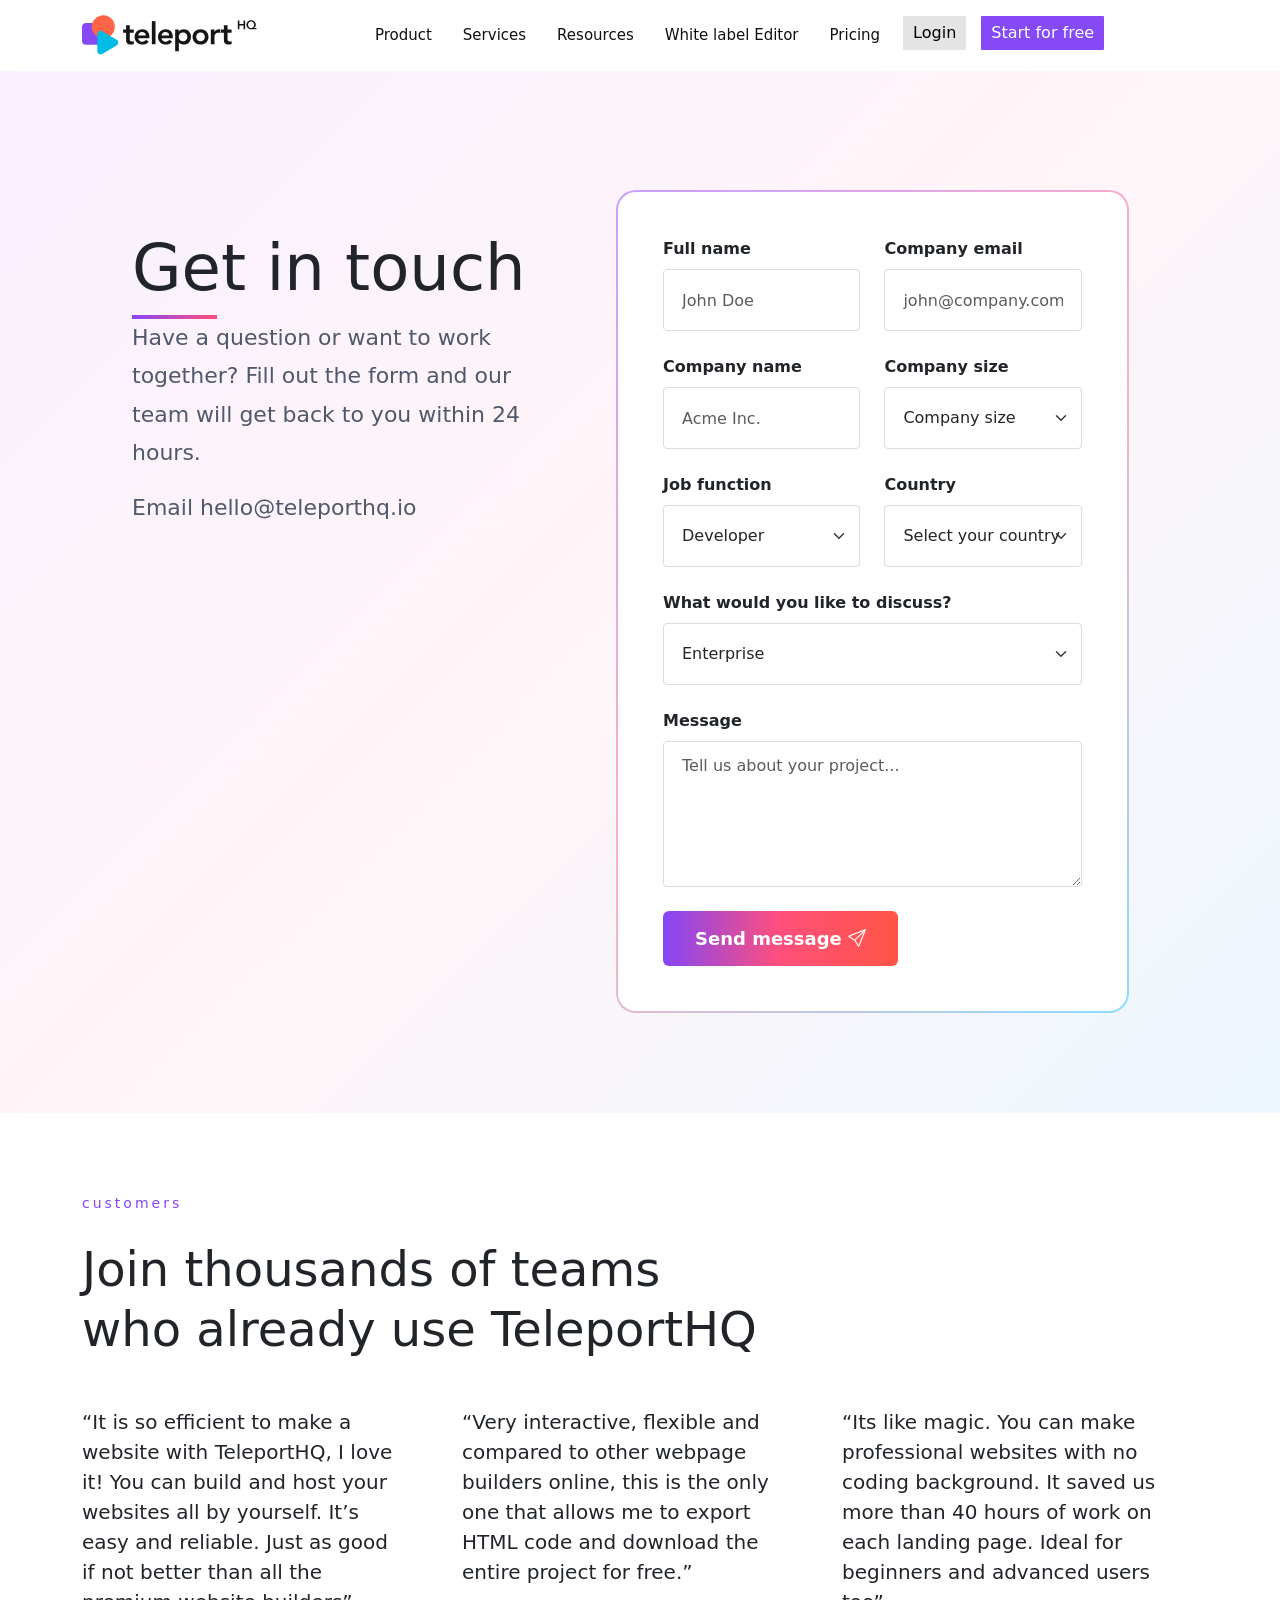
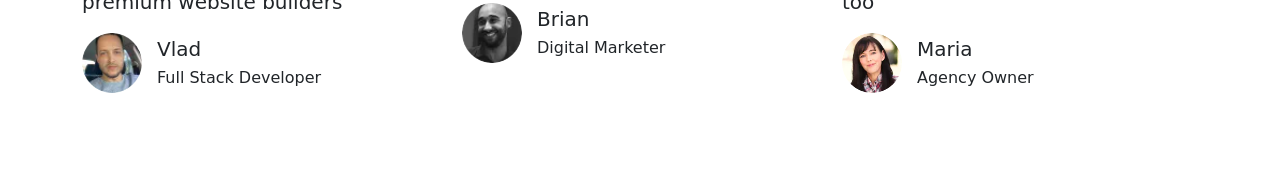
<file: contact.html>
<!DOCTYPE html>
<html lang="en">

<head>
    <meta charset="UTF-8">
    <meta name="viewport" content="width=device-width, initial-scale=1.0">

    <title>Contact TeleportHQ</title>

    <!-- Bootstrap CSS -->
    <link href="https://cdn.jsdelivr.net/npm/bootstrap@5.0.2/dist/css/bootstrap.min.css" rel="stylesheet">

    <!-- Bootstrap Icons -->
    <link rel="stylesheet" href="https://cdn.jsdelivr.net/npm/bootstrap-icons@1.11.3/font/bootstrap-icons.css">

    <!-- Your CSS -->
    <link rel="stylesheet" href="style.css">
</head>

<body>

    <!-- Navbar -->
    <nav class="navbar navbar-expand-lg navbar-light bg-white">

        <div class="container">

            <!-- Logo -->
            <a class="navbar-brand" href="index.html">
                <img src="./assets/logo/teleport-logo-dark-text.svg" alt="TeleportHQ">
            </a>

            <!-- Mobile button -->
            <button class="navbar-toggler" type="button" data-bs-toggle="collapse"
                data-bs-target="#navbarSupportedContent">

                <span class="navbar-toggler-icon"></span>

            </button>


            <!-- Navbar links -->
            <div class="collapse navbar-collapse" id="navbarSupportedContent">

                <ul class="navbar-nav m-auto mb-2 mb-lg-0">

                    <li class="nav-item">
                        <a class="nav-link" href="#">Product</a>
                    </li>

                    <li class="nav-item">
                        <a class="nav-link" href="#">Services</a>
                    </li>

                    <li class="nav-item">
                        <a class="nav-link" href="#">Resources</a>
                    </li>

                    <li class="nav-item">
                        <a class="nav-link" href="#">White label Editor</a>
                    </li>

                    <li class="nav-item">
                        <a class="nav-link" href="#">Pricing</a>
                    </li>

                    <li class="nav-item">
                        <button class="button-gray">
                            Login
                        </button>
                    </li>

                    <li class="nav-item">
                        <button class="button-voilet">
                            Start for free
                        </button>
                    </li>

                </ul>

            </div>

        </div>

    </nav>


    <!-- Contact Section -->
    <section class="contact-page">

        <div class="container">

            <div class="row align-items-center">

                <!-- LEFT SIDE -->
                <div class="col-lg-5 col-12">

                    <div class="contact-left">

                        <h1>Get in touch</h1>

                        <div class="contact-line"></div>

                        <p>Have a question or want to work together? Fill out the form and our team will get back to you
                            within 24 hours.</p>

                        <p class="contact-email">Email hello@teleporthq.io</p>

                    </div>

                </div>


                <!-- RIGHT SIDE -->
                <div class="col-lg-7 col-12">

                    <div class="contact-form">

                        <form>

                            <div class="row">

                                <!-- Full name -->
                                <div class="col-md-6 col-12 mb-4">

                                    <label class="form-label">
                                        Full name
                                    </label>

                                    <input type="text" class="form-control" placeholder="John Doe">

                                </div>


                                <!-- Company email -->
                                <div class="col-md-6 col-12 mb-4">

                                    <label class="form-label">
                                        Company email
                                    </label>

                                    <input type="email" class="form-control" placeholder="john@company.com">

                                </div>


                                <!-- Company name -->
                                <div class="col-md-6 col-12 mb-4">

                                    <label class="form-label">
                                        Company name
                                    </label>

                                    <input type="text" class="form-control" placeholder="Acme Inc.">

                                </div>


                                <!-- Company size -->
                                <div class="col-md-6 col-12 mb-4">

                                    <label class="form-label">
                                        Company size
                                    </label>

                                    <select class="form-select">

                                        <option selected>
                                            Company size
                                        </option>

                                        <option>1-10</option>
                                        <option>11-50</option>
                                        <option>51-200</option>
                                        <option>200+</option>

                                    </select>

                                </div>


                                <!-- Job function -->
                                <div class="col-md-6 col-12 mb-4">

                                    <label class="form-label">
                                        Job function
                                    </label>

                                    <select class="form-select">

                                        <option selected>
                                            Developer
                                        </option>

                                        <option>Designer</option>
                                        <option>Manager</option>
                                        <option>Founder</option>

                                    </select>

                                </div>


                                <!-- Country -->
                                <div class="col-md-6 col-12 mb-4">

                                    <label class="form-label">
                                        Country
                                    </label>

                                    <select class="form-select">

                                        <option selected>
                                            Select your country
                                        </option>

                                        <option>India</option>
                                        <option>USA</option>
                                        <option>UK</option>

                                    </select>

                                </div>


                                <!-- Discussion -->
                                <div class="col-12 mb-4">

                                    <label class="form-label">
                                        What would you like to discuss?
                                    </label>

                                    <select class="form-select">

                                        <option selected>
                                            Enterprise
                                        </option>

                                        <option>
                                            Website Development
                                        </option>

                                        <option>
                                            AI Website Builder
                                        </option>

                                        <option>
                                            Consultancy
                                        </option>

                                    </select>

                                </div>


                                <!-- Message -->
                                <div class="col-12 mb-4">

                                    <label class="form-label">
                                        Message
                                    </label>

                                    <textarea class="form-control" rows="5"
                                        placeholder="Tell us about your project..."></textarea>

                                </div>


                                <!-- Submit button -->
                                <div class="col-12">

                                    <button type="submit" class="btn contact-submit">

                                        Send message

                                        <i class="bi bi-send"></i>

                                    </button>

                                </div>

                            </div>

                        </form>

                    </div>

                </div>

            </div>

        </div>

    </section>
    <!-- customer testinomials -->
    <section class="customers-section">
        <div class="container ">
            <p class="customers-label">customers</p>
            <h2>Join thousands of teams<br>who already use TeleportHQ</h2>
            <div class="row mt-5">

                <div class="col-lg-4 col-md-6 col-12">
                    <div class="testimonial-card">
                        <p>
                            “It is so efficient to make a website with TeleportHQ, I love it!
                            You can build and host your websites all by yourself.
                            It’s easy and reliable. Just as good if not better than all the premium website builders”
                        </p>

                        <div class="testimonial-user">

                            <img src="./assets/testimonials/rectangle 2586-200h.webp" alt="Vlad">

                            <div>
                                <h5>Vlad</h5>
                                <span>Full Stack Developer</span>
                            </div>

                        </div>
                    </div>
                </div>

                <div class="col-lg-4 col-md-6 col-12">
                    <div class="testimonial-card">
                        <p>
                            “Very interactive, flexible and compared to other webpage builders
                            online, this is the only one that allows me to export HTML code
                            and download the entire project for free.”
                        </p>

                        <div class="testimonial-user">

                            <img src="./assets/testimonials/rectangle 2586 [1]-200h.webp" alt="Brian">

                            <div>
                                <h5>Brian</h5>
                                <span>Digital Marketer</span>
                            </div>

                        </div>
                    </div>
                </div>

                <div class="col-lg-4 col-md-6 col-12">
                    <div class="testimonial-card">
                        <p>
                            “Its like magic. You can make professional websites with no coding
                            background. It saved us more than 40 hours of work on each landing
                            page. Ideal for beginners and advanced users too”
                        </p>
                        <div class="testimonial-user">

                            <img src="./assets/testimonials/fara shadow-200h.webp" alt="Maria">

                            <div>
                                <h5>Maria</h5>
                                <span>Agency Owner</span>
                            </div>

                        </div>

                    </div>
                </div>

            </div>
        </div>
    </section>

    <!-- Bootstrap JS -->
    <script src="https://cdn.jsdelivr.net/npm/bootstrap@5.0.2/dist/js/bootstrap.bundle.min.js">
    </script>

</body>

</html>
</file>
<file: style.css>
.navbar-brand img {
    width: 175px;
}

/* fixxing navbar as fixed */
.navbar {
    position: fixed !important;
    top: 0;
    left: 0;
    z-index: 10000;
    width: 100%;

}


/* product-dropdown */

.product-menu i {
    font-size: 20px;
}

.product-menu li:nth-child(1) i {
    color: #8546f6;
}

.product-menu li:nth-child(2) i {
    color: #999999;
}

.product-menu li:nth-child(3) i {
    color: #8546f6;
}

.product-menu li:nth-child(4) i {
    color: #32a852;
}

.product-menu li:nth-child(5) i {
    color: #f5a623;
}

.product-menu li:nth-child(6) i {
    color: #8546f6;
}

.product-menu li:nth-child(7) i {
    color: #00bfff;
}

.product-menu li:nth-child(8) i {
    color: #f5a623;
}

.product-menu li:nth-child(9) i {
    color: #ff4f7b;
}

/* service-dropdown */
.services-menu i {
    font-size: 20px;
}

.services-menu li:nth-child(1) i {
    color: #8546f6;
}

.services-menu li:nth-child(2) i {
    color: #f5a623;
}

/* resource-dropdown */
.resources-menu p {
    font-size: 14px;
}

.resources-menu {
    font-size: 20px;
}

.resources-menu li:nth-child(1) i {
    color: #8546f6;
}

.resources-menu li:nth-child(2) i {
    color: #ff6447;
}

.resources-menu li:nth-child(3) i {
    color: #8546f6;
}

.resources-menu li:nth-child(4) i {
    color: #ff6447;
}

.resources-menu li:nth-child(5) i {
    color: #f5a623;
}

.resources-menu li:nth-child(6) i {
    color: #20c979;
}

.resources-menu li:nth-child(7) i {
    color: #8546f6;
}


.navbar-nav {
    gap: 15px;
}

.nav-link {
    color: #111 !important;
    font-size: 15px;
}



#banner .container {
    max-width: 1170px;
    margin: 0 auto;
    margin-top: 60px;

}



.button-gray {

    background-color: rgb(228, 228, 228);
    padding: 5px 10px;
    border: 0;
    border-radius: 1px;

}

.button-gray:hover {
    background-color: rgb(228, 228, 228, 0.5);
}

.button-voilet {
    background-color: rgb(133, 74, 246);
    padding: 5px 10px;
    border: 0;
    border-radius: 1px;
    color: white;
    display: flex;

    align-items: center !important;
    justify-content: center !important;

}

.button-voilet:hover {
    background-color: rgb(111, 53, 219);
}

#banner {
    background: linear-gradient(120deg, #ad3fd8, #4269df, #4cc9f0);
    min-height: 700px;
    padding: 80px 0;
}

#banner h1 {
    color: white;
    font-size: 44px;
    font-weight: 700;
    line-height: 1.15;
    margin-bottom: 30px;
}

#banner p {
    color: white;
    font-size: 20px;
    line-height: 1.65;
    margin-bottom: 35px;
}

.explore-btn {
    background-color: #171717;
    color: white;
    border: 0;
    border-radius: 40px;
    padding: 20px 35px;
    font-size: 17px;
    font-weight: 650;

}

.explore-btn:hover {
    background-color: rgb(255, 255, 255);
    color: black;
    border: 0;
}

#banner img {
    width: 100%;
    display: block;

}

.banner-text {
    color: #ffffffcc;
    font: 20px;
}

.heading-text {
    color: #fff;
    font: 44px;
    margin: 0 0 24px;
}

.template-card img {
    width: 100%;
    display: block;
    border-radius: 8px;
}

.template-card h2 {
    font-size: 28px;
    margin-top: 22px;
    margin-bottom: 14px;
}



.templates .container {
    max-width: 1200px;
}

.templates {
    padding: 80px 0;
}

.templates .col-12 {
    margin-bottom: 65px;
}

.template-card h2 {
    font-size: 26px;
    font-weight: 500;
    line-height: 1.25;
    margin-top: 22px;
    margin-bottom: 14px;
}

.template-card p {
    font: 16px "Space Grotesk";
    font-weight: 400;
    line-height: 1.75;
    margin: 8px 0 30px;

}

.templates .col-12 p {
    max-width: 1000px;
    margin: 0 auto;
    font-size: 18px;
    line-height: 1.5;
}

.template-image {
    position: relative;
    overflow: hidden;
    border-radius: 8px;
    border: 1px solid #dddddd;
}

.template-image img {
    width: 100%;
    display: block;
    transition: 0.3s ease;
}

.template-hover-btn {
    position: absolute;
    top: 50%;
    left: 50%;
    transform: translate(-50%, -50%);

    background: #171717;
    color: white;
    border: none;
    border-radius: 40px;

    padding: 14px 28px;
    font-size: 16px;
    font-weight: 600;

    white-space: nowrap;

    opacity: 0;
    transition: 0.3s ease;
}

.template-image:hover img {
    opacity: 0.45;
}

.template-image:hover .template-hover-btn {
    opacity: 1;
}

.template-hover-btn:hover {
    background: linear-gradient(90deg, #ff4f7b, #a63ee8, #3478e5)
}

.ai-template-section {
    padding: 100px 0;
}

.ai-template-section .container {
    max-width: 1200px;
}

.ai-template-section .col-lg-6 img {
    width: 98%;
    display: block;
    margin-bottom: 40px;
}

.ai-template-section .col-lg-6 {
    padding-left: 40px;
}

.ai-template-section>.container>.row {
    align-items: center;
}

.ai-template-section h1 {
    font-size: 46px;
    line-height: 1.25;
    font-weight: 600;
    margin: 15px 0 45px;
}

.ai-template-section>.container>.row>.col-lg-6>p {
    color: #7545e8;
    font-size: 15px;
    font-weight: 600;
    letter-spacing: 2px;
    margin: 0;
}

.ai-template-section h2 {
    font-size: 25px;
    font-weight: 600;
    margin-bottom: 12px;
}

.feature-item {
    margin-bottom: 28px;
}

.feature-item p {
    margin: 0;
    font-size: 18px;
    line-height: 1.55;
}

.feature-item h2 i {
    font-size: 28px;
    margin-right: 12px;
}

.feature-item:nth-of-type(1) h2 i {
    color: #8546f6;
}

.feature-item:nth-of-type(2) h2 i {
    color: #ff6447;
}

.feature-item:nth-of-type(3) h2 i {
    color: #007bff;
}

.ai-template-section button {
    background-color: #171717;
    color: white;
    border: none;
    padding: 17px 25px;
    font-size: 16px;
    font-weight: 600;
    margin-top: 15px;
    cursor: pointer;
}

.html-css-section {
    background-color: #19191b;
    padding: 100px 0;
}

.html-css-section h2 {
    color: white;
    font-size: 34px;
    font-weight: 700;
    line-height: 1.2;
    margin-bottom: 25px;
}

.html-css-section p {
    color: white;
    font-size: 19px;
    line-height: 1.55;
    margin-bottom: 25px;
}

.html-css-section img {
    width: 100%;
    display: block;
}

.html-css-section .container {
    max-width: 1200px;
    margin: auto;
}

.contact-template {

    padding: 90px 0;
    background: #fff;
}

.contact-template .container {
    max-width: 1200px
}

.contact-box {
    background: #f1f3f7;
    min-height: 270px;
    border-radius: 14px;
    display: flex;
    align-items: center;
    text-align: center;
    justify-content: center;
    position: relative;
    overflow: hidden;


}

.contact-content h2 {
    font-size: 28px;
    font-weight: 700;
    margin-bottom: 24px;
}

.contact-content p {
    font-size: 18px;
    margin-bottom: 20px;
}

.contact-content {
    margin-bottom: 50px;

}

.btn.contact-btn {
    background: #1b1b1d;
    color: #fff;
    border: none;
    border-radius: 40px;
    padding: 15px 28px;
    font-size: 16px;
    font-weight: 600;
}

.btn.contact-btn:hover:hover {
    background: linear-gradient(90deg, #ff4f7b, #a63ee8, #3478e5);
}

.contact-side {
    position: absolute;
    width: 200px;

}

.contact-side img {
    width: 100%;
    display: block;
}

.left-image {
    left: -30px;
    transform: rotate(+22deg);
    bottom: -50px;
}

.right-image {
    right: -30px;
    transform: rotate(+22deg);
    bottom: +10px;
    width: 220px;
}

.static-pages-section {
    background: linear-gradient(110deg, #536fe0, #a83fda, #f45b70);
    padding: 80px 0;
    color: white;
}

.static-pages-section h2 {
    font-size: 30px;
    font-weight: 700;
    margin-bottom: 18px;
}

.static-pages-section p {
    max-width: 900px;
    margin: 0 auto 35px;
    font-size: 18px;
    line-height: 1.45;
}

.static-pages-section button {
    background: #1b1b1d;
    color: white;
    border: none;
    padding: 20px 35px;
    border-radius: 4px;
    font-size: 16px;
    font-weight: 700;
}

.static-pages-section button:hover {
    background: white;
    color: black;
}

.why-section {
    background: #f3f6fc;
    padding: 90px 0;
}

.why-section .container {
    max-width: 1200px;
}

.why-section h2 {
    max-width: 950px;
    margin: 0 auto 22px;
    font-size: 30px;
    line-height: 1.2;
}

.why-section>.container>p {
    max-width: 800px;
    margin: 0 auto 75px;
    font-size: 18px;
    line-height: 1.45;
}

.why-card img {
    margin-bottom: 20px;

}

.why-card {
    text-align: left;
    display: flex;
    flex-direction: column;
}

/* css is  applied */
.container.text-center {
    text-align: center;
    max-width: 1200px;
}

.get-started-section {
    background: linear-gradient(180deg, #4d6fe0, #9d55c9, #e85a75);
    padding: 50px 0 0;
    color: white;


}

.get-started-section h2 {
    font-size: 30px;
    font-weight: 700;
    line-height: 1.25;
    margin-bottom: 20px;
}

.get-started-section p {
    max-width: 750px;
    margin: 0 auto 35px;
    font-size: 18px;
    line-height: 1.5;
}

.get-started-section button {
    background: #1b1b1d;
    color: white;
    border: none;
    border-radius: 40px;
    padding: 18px 35px;
    padding-bottom: 20px;
    font-size: 16px;
    font-weight: 900;
}

.get-started-section button:hover {
    background: white;
    color: black;
}

.get-started-image {
    margin-top: 70px;
    width: 100%;

}

.get-started-image img {
    width: 100%;
    display: block;
}

/* footer css  */
.main-footer {
    background: #181818;
    color: #fff;
    padding: 55px 0 100px;
}

.main-footer .container {
    max-width: 1280px;
    /* display: grid;
    /* grid-template-columns: repeat(6, 1fr);
    gap: 35px; */
}

.footer-column h4 {
    font-size: 16px;
    font-weight: 600;
    margin-bottom: 30px;
}

.footer-column p {
    color: #ccc;
    font-size: 15px;
    margin-bottom: 18px;
}

.services-title {
    margin-top: 35px;
}

.footer-bottom {
    margin-top: 110px;
    display: flex;
    justify-content: center;
    align-items: center;
    gap: 25px;
}

.footer-bottom img {
    width: 115px;
}

.footer-bottom span {
    width: 1px;
    height: 30px;
    background: #777;
}

.footer-bottom p {
    margin: 0;
    color: #ccc;
    font-size: 15px;
}

.footer-column {
    font-size: 15px;
    color: #cccccc;
}

/* logo fixed */
.built-in-teleport {
    position: fixed;
    right: 80px;
    bottom: 30px;

    background: #252525;
    color: white;
    padding: 10px 15px;
    border-radius: 3px;
    z-index: 9999;


}

/* responsivenss  */
/* @media (max-width: 991px) {

    .container {
        max-width: 100% !important;
    }

    .row {
        width: 100%;
    }

    img {
        max-width: 100%;
        height: auto;
    }


} */

/* @media (max-width: 767px) {

    .main-footer .container {
        grid-template-columns: repeat(2, 1fr);
        gap: 30px;
    }

} */
.contact-page {
    padding: 140px 0 100px;
    min-height: 100vh;
    background: linear-gradient(135deg,
            #f8f0ff,
            #fff5f8,
            #eef7ff);
}

.contact-left {
    transform: translateY(-190px);
}

.contact-left h1 {
    font-size: 64px;
    font-weight: 500;
    margin-left: 50px;
}

.contact-line {
    width: 85px;
    height: 4px;
    margin-left: 50px;
    background: linear-gradient(90deg, #8546f6, #ff4f7b);

}

.contact-left p {
    font-size: 22px;
    margin-left: 50px;
    line-height: 1.75;
    color: #4f596b;
    max-width: 430px;
}

.contact-form {
    padding: 45px;
    margin-top: 50px;
    max-width: 80%;
    margin-left: 59px;
    border: 2px solid transparent;
    border-radius: 20px;
    background:
        linear-gradient(#fff, #fff) padding-box,
        linear-gradient(135deg, #c8a0ff, #ffb0c0, #8bdcff) border-box;
}


.contact-form .form-label {
    font-weight: 600;
}

.contact-form .form-control,
.contact-form .form-select {
    height: 62px;
    border: 1px solid #d9dce2;
    border-radius: 4px;
    padding: 12px 18px;
}

.contact-form textarea.form-control {
    height: auto;
}

.contact-submit {
    background: linear-gradient(90deg, #8546f6, #ff4f7b, #ff5545);
    color: white;
    padding: 14px 32px;
    font-size: 18px;
    font-weight: 600;
    border: none;
}

.contact-submit:hover {
    color: white;
    transform: translateY(-2px);
}

/* customer testinomials */
.customers-section {
    padding: 80px 0;
    background: #fff;
}

.customers-label {
    font-size: 14px;
    margin-bottom: 25px;
    letter-spacing: 3px;
    color: #8546f6;
}

.customers-section h2 {
    font-size: 48px;
    font-weight: 500;
    line-height: 1.25;
    margin: 0;
    max-width: 700px;
}

.testimonial-user {
    display: flex;
    align-items: center;
    gap: 15px;
    margin-top: 15px;


}

.testimonial-user img {
    width: 60px;
    height: 60px;
    border-radius: 50%;
    object-fit: cover;
}

.testimonial-user h5 {
    margin: 0 0 5px;
}

.testimonial-user span {
    display: block;
}

.testimonial-card p {

    max-width: 90%;
    font-size: 20px;
}
</file>
